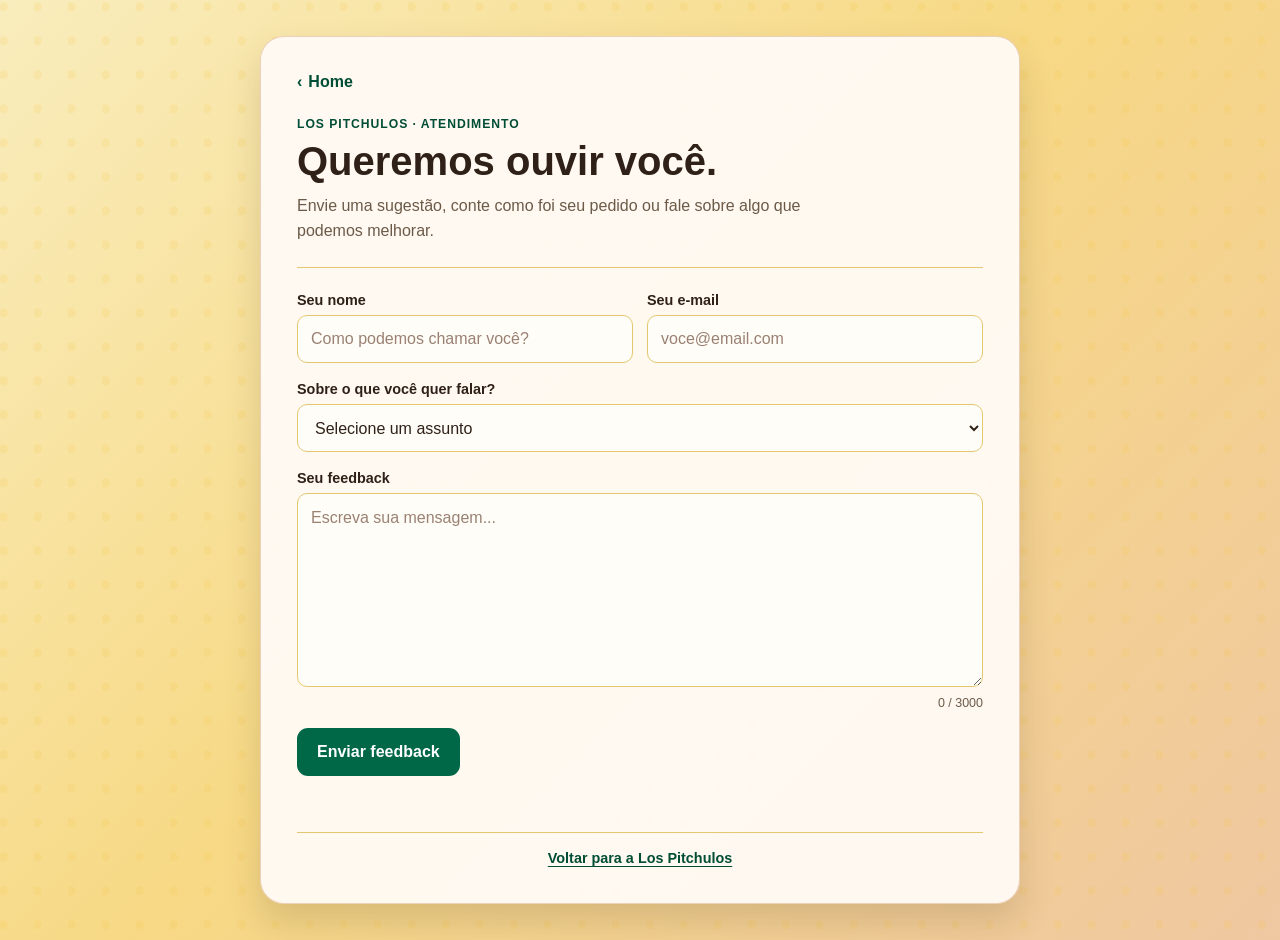
<file: projeto integrador/site/ajuda/index.html>
<!DOCTYPE html>
<html lang="pt-BR">
<head>
	<meta charset="UTF-8">
	<meta name="viewport" content="width=device-width, initial-scale=1.0">
	<meta name="theme-color" content="#f7f1ea">
	<title>Atendimento | Los Pitchulos</title>
	<link rel="stylesheet" href="style.css">
</head>
<body>
	<main class="pagina-sac">
		<header class="cabecalho-sac">
			<a class="voltar-inicio" href="../home/index.html" aria-label="Voltar para a Home">‹ <span>Home</span></a>
			<p class="sobretitulo">LOS PITCHULOS · ATENDIMENTO</p>
			<h1>Queremos ouvir você.</h1>
			<p class="introducao">Envie uma sugestão, conte como foi seu pedido ou fale sobre algo que podemos melhorar.</p>
		</header>

		<form id="formFeedback" class="form-feedback">
			<div class="campos-duplos">
				<div class="campo">
					<label for="nome">Seu nome</label>
					<input id="nome" name="nome" type="text" autocomplete="name" placeholder="Como podemos chamar você?" required>
				</div>
				<div class="campo">
					<label for="email">Seu e-mail</label>
					<input id="email" name="email" type="email" autocomplete="email" placeholder="voce@email.com" required>
				</div>
			</div>

			<div class="campo">
				<label for="assunto">Sobre o que você quer falar?</label>
				<select id="assunto" name="assunto" required>
					<option value="" selected disabled>Selecione um assunto</option>
					<option>Experiência com o pedido</option>
					<option>Qualidade dos pratos</option>
					<option>Entrega</option>
					<option>Sugestão</option>
					<option>Outro assunto</option>
				</select>
			</div>

			<div class="campo">
				<label for="mensagem">Seu feedback</label>
				<textarea id="mensagem" name="mensagem" rows="7" maxlength="3000" placeholder="Escreva sua mensagem..." required></textarea>
				<span class="contador" id="contadorMensagem">0 / 3000</span>
			</div>

			<div class="acoes-feedback">
				<button type="submit" class="botao-enviar">Enviar feedback</button>
				
			</div>
			<p class="status-envio" id="statusEnvio" role="status" aria-live="polite"></p>
			<a class="fallback-email" id="fallbackEmail" hidden>Se o aplicativo de e-mail não abrir, clique aqui para preparar a mensagem.</a>
		</form>

		<footer class="rodape-sac">
			<a href="../home/index.html">Voltar para a Los Pitchulos</a>
		</footer>
	</main>
	<script src="../banco/banco.js"></script>
	<script src="script.js"></script>
</body>
</html>
</file>
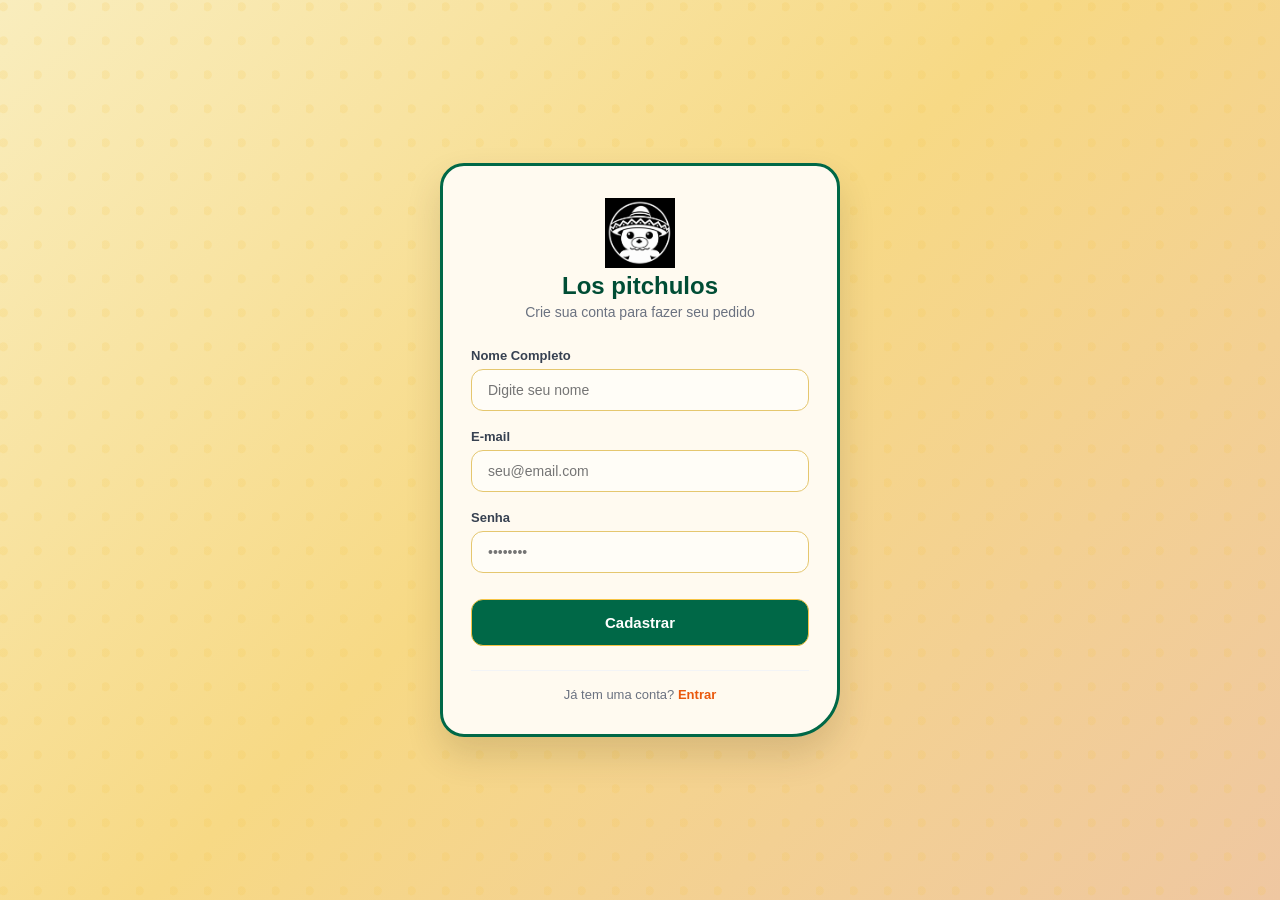
<file: projeto integrador/site/cadastro/index.html>
<!DOCTYPE html>
<html lang="pt-BR">
<head>
  <meta charset="UTF-8">
  <meta name="viewport" content="width=device-width, initial-scale=1.0">
  <title>Los pitchulos - Cadastro</title>
  <link rel="stylesheet" href="style.css">
</head>
<body>

  <main class="container">
    
    <div class="card" id="card-cadastro">
      <div class="header">
        <img src="../../imgs/login/icon.png">
       
        <h1>Los pitchulos</h1>
        <p>Crie sua conta para fazer seu pedido</p>
      </div>

      
      <form id="form-cadastro">
        <div class="input-group">
          <label for="nome">Nome Completo</label>
          <input type="text" id="nome" placeholder="Digite seu nome" required>
        </div>

        <div class="input-group">
          <label for="email">E-mail</label>
          <input type="email" id="email" placeholder="seu@email.com" required>
        </div>

        <div class="input-group">
          <label for="senha">Senha</label>
          <input type="password" id="senha" placeholder="••••••••" required minlength="6">
        </div>

        <p id="erro-cadastro" role="alert" style="color:#b3261e; margin:0 0 12px;"></p>

        <button type="submit" class="btn-submit">Cadastrar</button>
      </form>

     
      <div id="mensagem-sucesso" class="sucesso hidden">
        <span class="sucesso-icon">🎉</span>
        <h2>Bem-vindo(a), <span id="nome-usuario"></span>!</h2>
        <p>Sua conta foi criada com sucesso.</p>
      </div>

      <div class="footer">
        <p>Já tem uma conta? <a href="../login/index.html">Entrar</a></p>
      </div>
    </div>
  </main>

  <script src="../banco/banco.js"></script>
  <script src="scripit.js"></script>
</body>
</html>
</file>
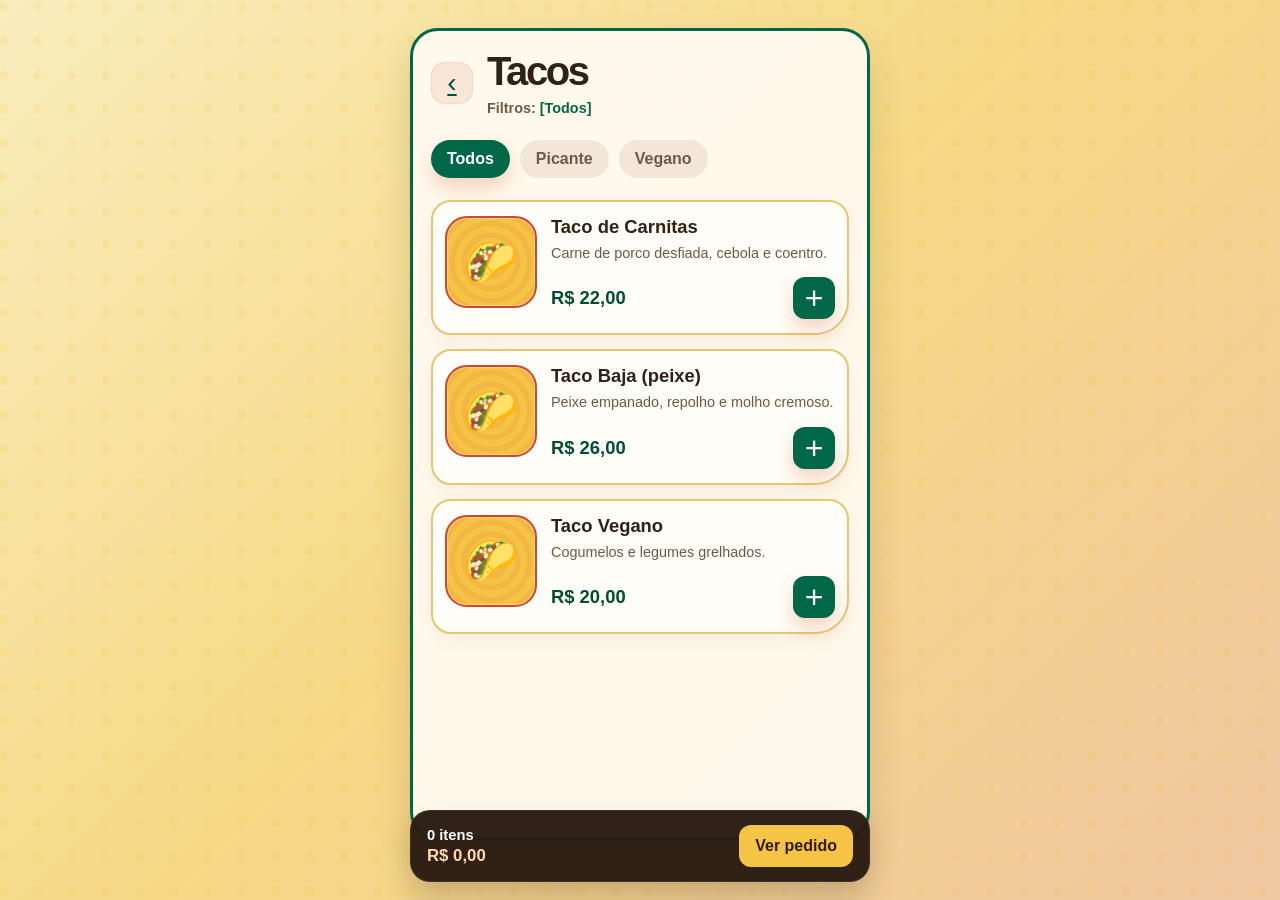
<file: projeto integrador/site/cardapio/index.html>
<!DOCTYPE html>
<html lang="pt-BR">

<head>
    <meta charset="UTF-8">
    <meta name="viewport" content="width=device-width, initial-scale=1.0">

    <title>Tacos - Cardápio Mexicano</title>

    <link rel="stylesheet" href="style.css">
</head>

<body>

    <main class="app">

        
        <header class="header">

            <a class="btn-voltar" href="../home/index.html" aria-label="Voltar para o início" title="Voltar para o início">
                ‹
            </a>

            <div class="titulo">

                <h1>Tacos</h1>

                <p>
                    Filtros:
                    <span id="filtrosAtivos">
                        [Picante] [Vegano]
                    </span>
                </p>

            </div>

        </header>


        
        <div class="filtros">

            <button
                class="filtro ativo"
                data-filtro="todos">
                Todos
            </button>

            <button
                class="filtro"
                data-filtro="picante">
                Picante
            </button>

            <button
                class="filtro"
                data-filtro="vegano">
                Vegano
            </button>

        </div>


    
        <section
            class="lista-produtos"
            id="listaProdutos">
        </section>


        
        <div class="barra-carrinho">

            <div class="informacoes-carrinho">

                <strong id="quantidadeCarrinho">
                    0 itens
                </strong>

                <span id="totalCarrinho">
                    R$ 0,00
                </span>

            </div>

            <button
                class="btn-carrinho"
                onclick="window.location.href='../carrinho/index.html'">

                Ver pedido

            </button>

        </div>

    </main>


    <div
        class="modal"
        id="modalCarrinho">

        <div class="modal-conteudo">

            <button
                class="fechar"
                onclick="fecharCarrinho()">
                ×
            </button>

            <h2>
                Seu pedido
            </h2>

            <div
                id="itensCarrinho">
            </div>

            <div class="total-modal">

                <span>
                    Total
                </span>

                <strong id="totalModal">
                    R$ 0,00
                </strong>

            </div>

            <button
                class="btn-finalizar"
                onclick="finalizarPedido()">

                ir para o checkout

            </button>

        </div>

    </div>


    <div
        class="toast"
        id="toast">
    </div>


    <script src="../banco/banco.js"></script>
    <script src="script.js"></script>

</body>

</html>
</file>
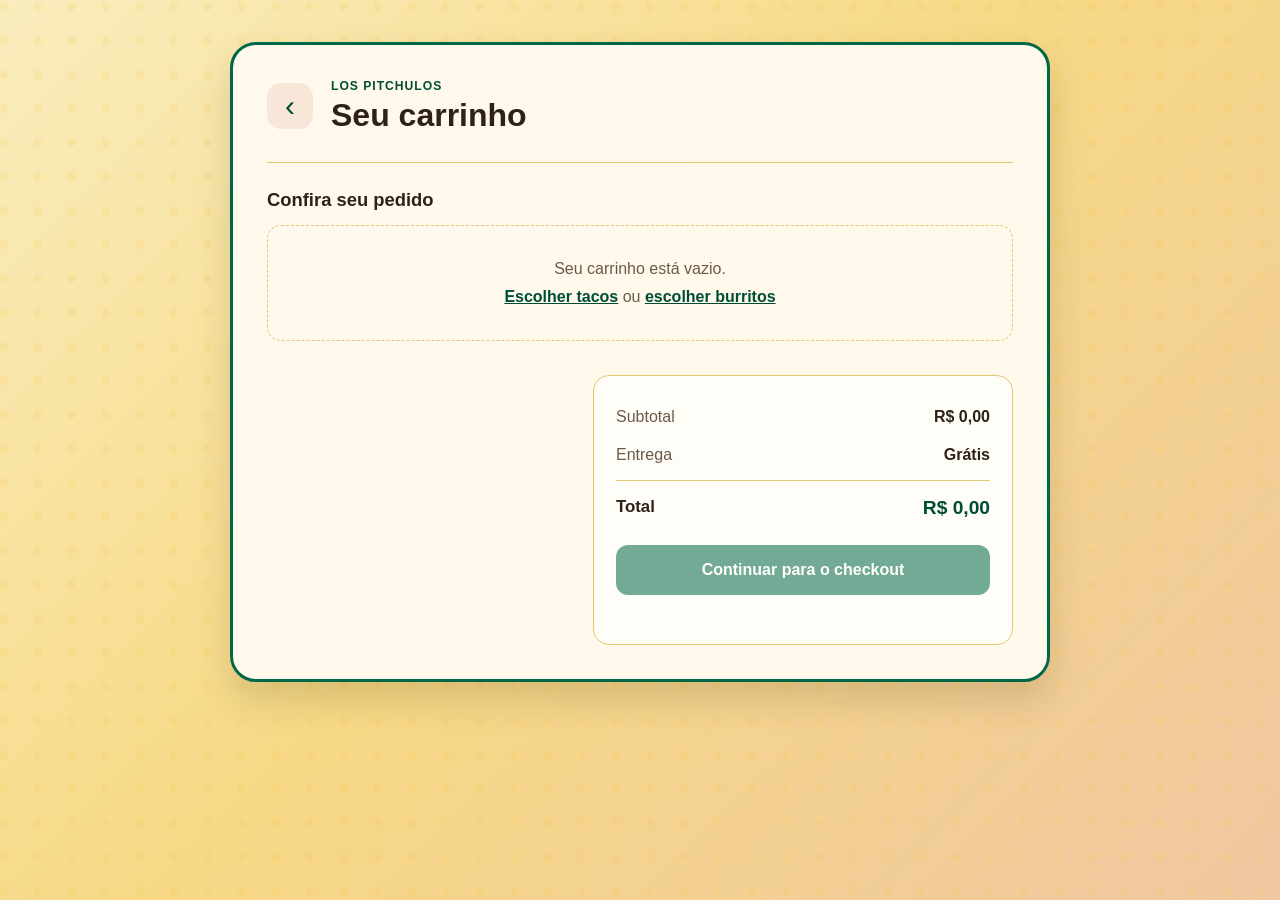
<file: projeto integrador/site/carrinho/index.html>
<!DOCTYPE html>
<html lang="pt-BR">
<head>
	<meta charset="UTF-8">
	<meta name="viewport" content="width=device-width, initial-scale=1.0">
	<meta name="theme-color" content="#f7f1ea">
	<title>Carrinho | Los Pitchulos</title>
	<link rel="stylesheet" href="style.css">
</head>
<body>
	<main class="checkout pagina-carrinho">
		<header class="cabecalho-checkout">
			<a class="botao-voltar" href="../home/index.html" aria-label="Voltar para o início">‹</a>
			<div>
				<p class="sobretitulo">LOS PITCHULOS</p>
				<h1>Seu carrinho</h1>
			</div>
		</header>

		<section class="itens-pedido" aria-labelledby="titulo-itens">
			<div class="titulo-secao">
				<h2 id="titulo-itens">Confira seu pedido</h2>
			</div>
			<div id="listaCarrinho" class="lista-carrinho" aria-live="polite"></div>
		</section>

		<section class="resumo-carrinho" aria-labelledby="titulo-resumo">
			<div class="linha-resumo"><span>Subtotal</span><strong id="subtotalCarrinho">R$ 0,00</strong></div>
			<div class="linha-resumo"><span>Entrega</span><strong>Grátis</strong></div>
			<div class="linha-resumo total"><span>Total</span><strong id="totalCarrinho">R$ 0,00</strong></div>
			<a class="botao-finalizar" id="irCheckout" href="../checkout/index.html">Continuar para o checkout</a>
			<p id="mensagemCarrinho" class="mensagem-checkout" role="status" aria-live="polite"></p>
		</section>
	</main>

	<script src="script.js"></script>
</body>
</html>
</file>
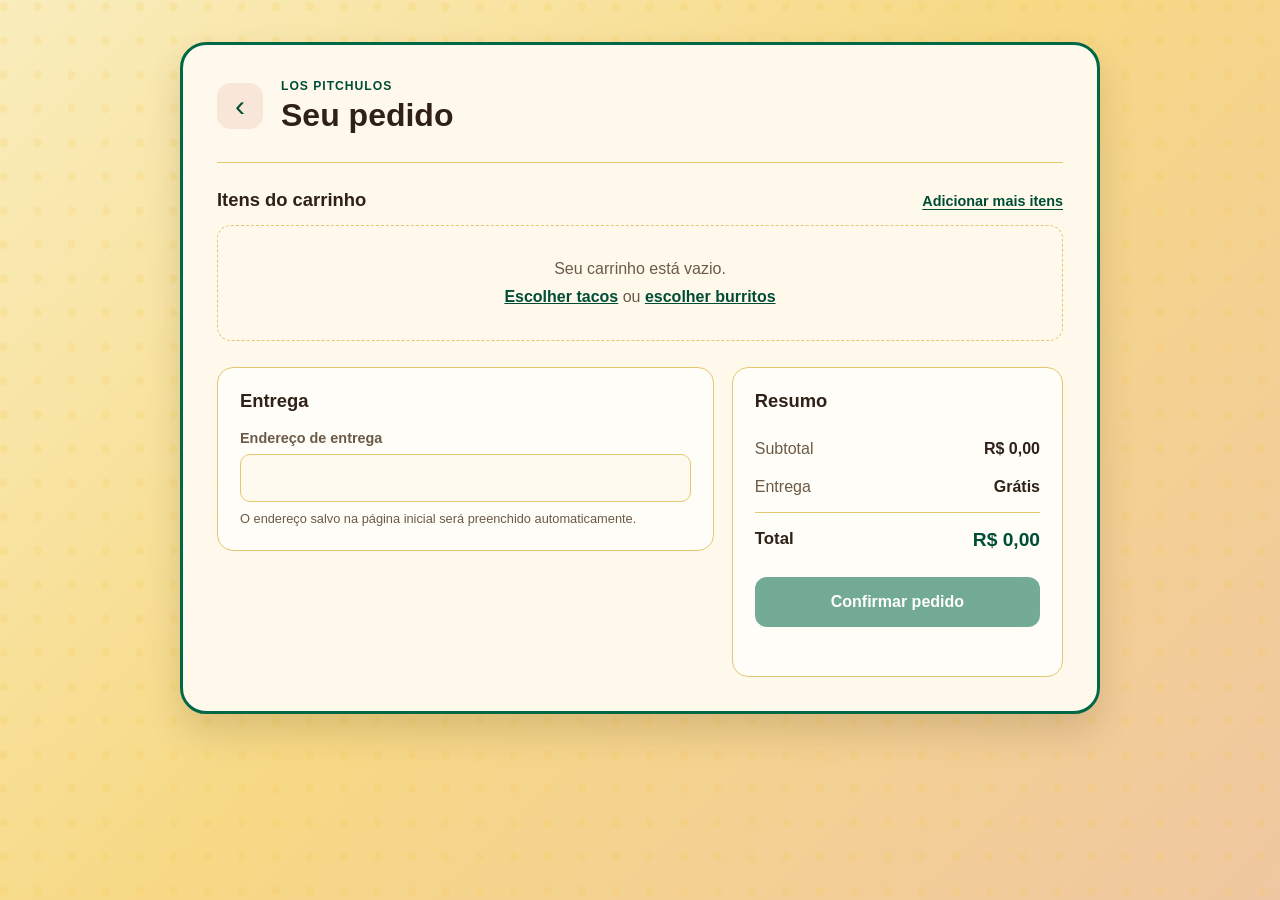
<file: projeto integrador/site/checkout/index.html>
<!DOCTYPE html>
<html lang="pt-BR">
<head>
	<meta charset="UTF-8">
	<meta name="viewport" content="width=device-width, initial-scale=1.0">
	<meta name="theme-color" content="#f7f1ea">
	<title>Seu pedido | Los Pitchulos</title>
	<link rel="stylesheet" href="style.css">
</head>
<body>
	<main class="checkout">
		<header class="cabecalho-checkout">
			<a class="botao-voltar" href="../carrinho/index.html" aria-label="Voltar para o carrinho">‹</a>
			<div>
				<p class="sobretitulo">LOS PITCHULOS</p>
				<h1>Seu pedido</h1>
			</div>
		</header>

		<section class="itens-pedido" aria-labelledby="titulo-itens">
			<div class="titulo-secao">
				<h2 id="titulo-itens">Itens do carrinho</h2>
				<a href="../cardapio/index.html">Adicionar mais itens</a>
			</div>
			<div id="listaCarrinho" class="lista-carrinho" aria-live="polite"></div>
		</section>

		<form id="formCheckout" class="form-checkout">
			<section class="dados-entrega" aria-labelledby="titulo-entrega">
				<h2 id="titulo-entrega">Entrega</h2>
				<label for="enderecoEntrega">Endereço de entrega</label>
				<input id="enderecoEntrega" name="endereco" type="text" autocomplete="street-address" required>
				<p class="ajuda-endereco">O endereço salvo na página inicial será preenchido automaticamente.</p>
			</section>

			<section class="resumo-pedido" aria-labelledby="titulo-resumo">
				<h2 id="titulo-resumo">Resumo</h2>
				<div class="linha-resumo"><span>Subtotal</span><strong id="subtotalPedido">R$ 0,00</strong></div>
				<div class="linha-resumo"><span>Entrega</span><strong id="taxaEntrega">Grátis</strong></div>
				<div class="linha-resumo total"><span>Total</span><strong id="totalPedido">R$ 0,00</strong></div>
				<button class="botao-finalizar" type="submit">Confirmar pedido</button>
				<p id="mensagemCheckout" class="mensagem-checkout" role="status" aria-live="polite"></p>
			</section>
		</form>
	</main>

	<script src="../banco/banco.js"></script>
	<script src="script.js"></script>
</body>
</html>
</file>
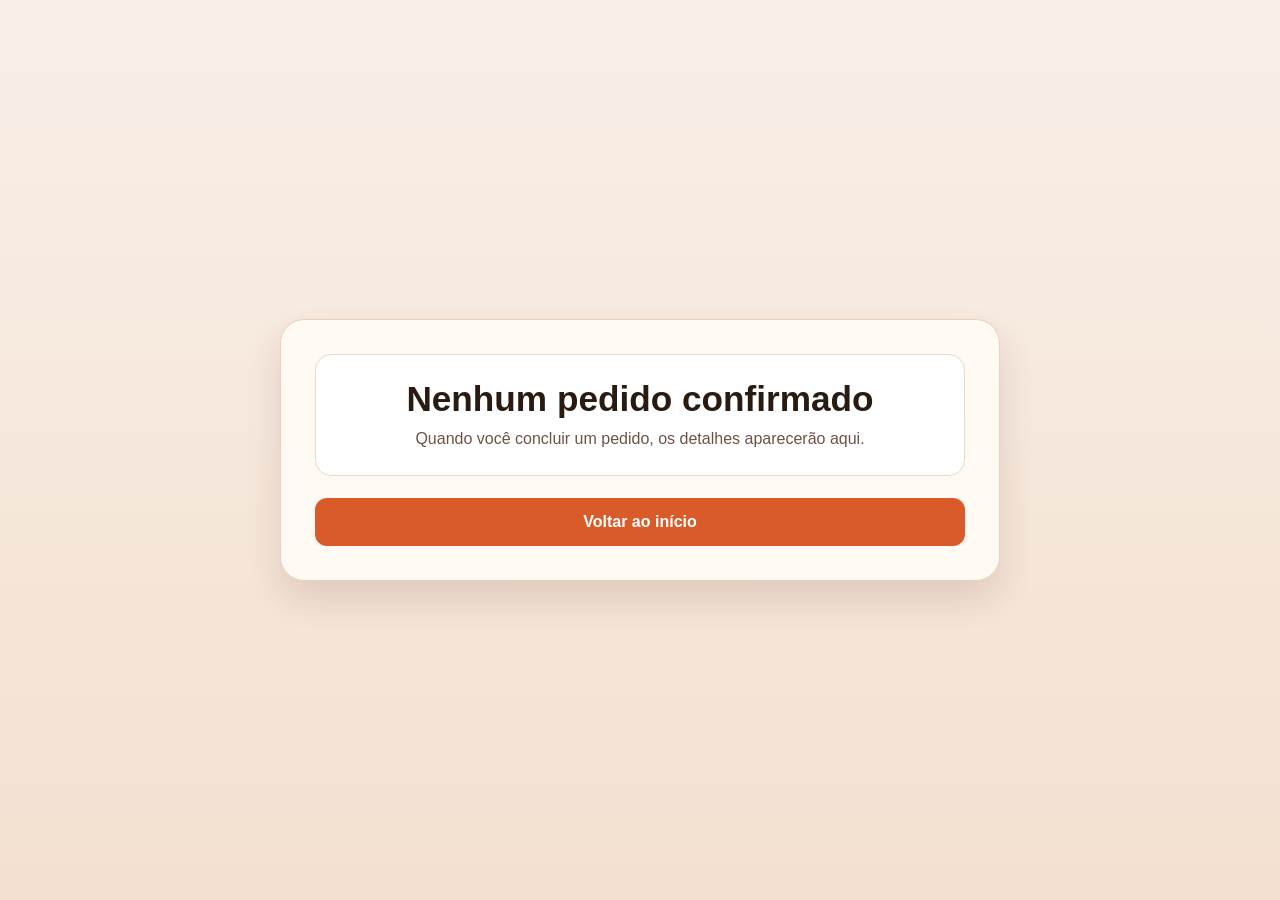
<file: projeto integrador/site/confirma_pedido/index.html>
<!DOCTYPE html>
<html lang="pt-BR">
<head>
	<meta charset="UTF-8">
	<meta name="viewport" content="width=device-width, initial-scale=1.0">
	<meta name="theme-color" content="#f7f1ea">
	<title>Pedido confirmado | Los Pitchulos</title>
	<link rel="stylesheet" href="style.css">
</head>
<body>
	<main class="pagina-confirmacao">
		<section class="mensagem-sucesso" aria-labelledby="tituloConfirmacao">
			<div class="icone-sucesso" aria-hidden="true">✓</div>
			<p class="sobretitulo">LOS PITCHULOS</p>
			<h1 id="tituloConfirmacao">Pedido confirmado!</h1>
			<p class="texto-sucesso">Recebemos seu pedido e já estamos preparando tudo com carinho.</p>
			<p class="numero-pedido">Pedido <strong id="numeroPedido">—</strong></p>
		</section>

		<section class="detalhes-confirmacao" id="detalhesPedido" aria-label="Detalhes do pedido">
			<div class="bloco-entrega">
				<h2>Endereço de entrega</h2>
				<p id="enderecoPedido">—</p>
			</div>

			<div class="bloco-itens">
				<h2>Resumo do pedido</h2>
				<ul id="itensConfirmados" class="itens-confirmados"></ul>
			</div>

			<div class="resumo-valores">
				<p><span>Subtotal</span><strong id="subtotalConfirmado">R$ 0,00</strong></p>
				<p><span>Entrega</span><strong id="entregaConfirmada">Grátis</strong></p>
				<p class="total-confirmado"><span>Total do pedido</span><strong id="totalConfirmado">R$ 0,00</strong></p>
			</div>
		</section>

		<section class="pedido-ausente" id="pedidoAusente" hidden>
			<h1>Nenhum pedido confirmado</h1>
			<p>Quando você concluir um pedido, os detalhes aparecerão aqui.</p>
		</section>

		<a class="botao-inicio" href="../home/index.html">Voltar ao início</a>
	</main>
	<script src="script.js"></script>
</body>
</html>
</file>
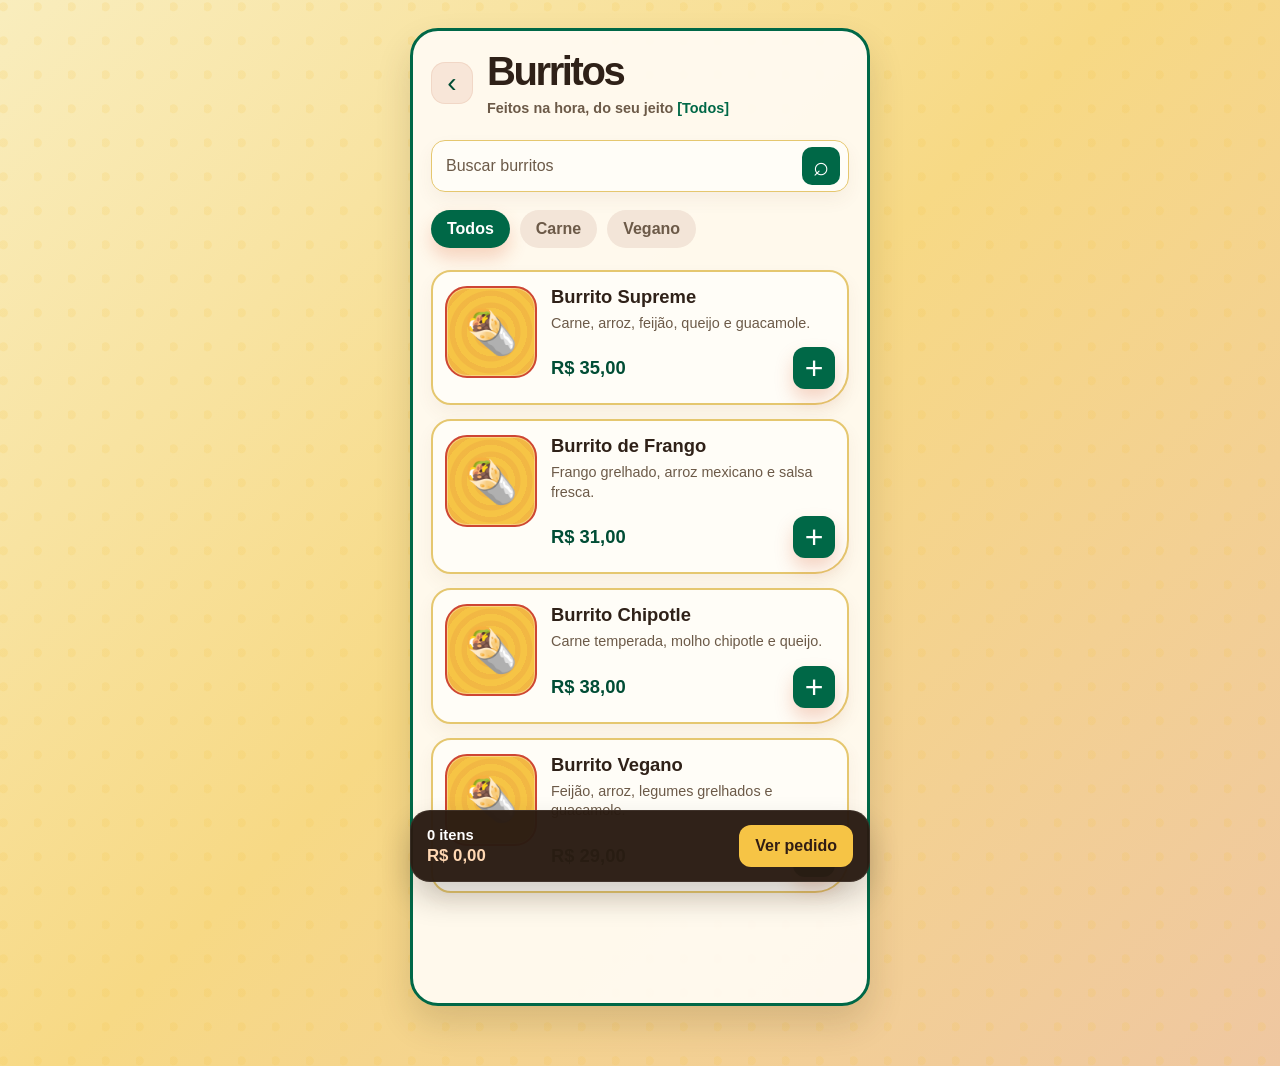
<file: projeto integrador/site/desc_prod/index.html>
<!DOCTYPE html>
<html lang="pt-BR">
<head>
    <meta charset="UTF-8">
    <meta name="viewport" content="width=device-width, initial-scale=1.0">
    <meta name="theme-color" content="#f7f1ea">
    <title>Burritos - Los Pitchulos</title>
    <link rel="stylesheet" href="style.css">
</head>
<body>
    <main class="app">
        <header class="header">
            <a class="btn-voltar" href="../home/index.html" aria-label="Voltar para o início" title="Voltar para o início">‹</a>
            <div class="titulo">
                <h1>Burritos</h1>
                <p>Feitos na hora, do seu jeito <span id="filtrosAtivos">[Todos]</span></p>
            </div>
        </header>

        <form class="busca-cardapio" id="formBuscaBurritos" role="search">
            <label class="visually-hidden" for="buscaBurritos">Buscar burritos</label>
            <input id="buscaBurritos" type="search" placeholder="Buscar burritos">
            <button type="submit" aria-label="Buscar">⌕</button>
        </form>

        <nav class="filtros" aria-label="Filtrar burritos">
            <button class="filtro ativo" type="button" data-filtro="todos" aria-pressed="true">Todos</button>
            <button class="filtro" type="button" data-filtro="carne" aria-pressed="false">Carne</button>
            <button class="filtro" type="button" data-filtro="vegano" aria-pressed="false">Vegano</button>
        </nav>

        <section class="lista-produtos" id="listaProdutos" aria-label="Lista de burritos" aria-live="polite"></section>

        <aside class="barra-carrinho" aria-label="Resumo do pedido">
            <div class="informacoes-carrinho">
                <strong id="quantidadeCarrinho">0 itens</strong>
                <span id="totalCarrinho">R$ 0,00</span>
            </div>
            <button class="btn-carrinho" id="abrirCarrinho" type="button">Ver pedido</button>
        </aside>
    </main>

    <div class="modal" id="modalCarrinho" aria-hidden="true">
        <section class="modal-conteudo" role="dialog" aria-modal="true" aria-labelledby="tituloCarrinho">
            <button class="fechar" id="fecharCarrinho" type="button" aria-label="Fechar pedido">×</button>
            <h2 id="tituloCarrinho">Seu pedido</h2>
            <div id="itensCarrinho"></div>
            <div class="total-modal"><span>Total</span><strong id="totalModal">R$ 0,00</strong></div>
            <button class="btn-finalizar" id="finalizarPedido" type="button">Finalizar pedido</button>
        </section>
    </div>

    <div class="toast" id="toast" role="status" aria-live="polite"></div>
    <script src="../banco/banco.js"></script>
    <script src="script.js"></script>
</body>
</html>
</file>
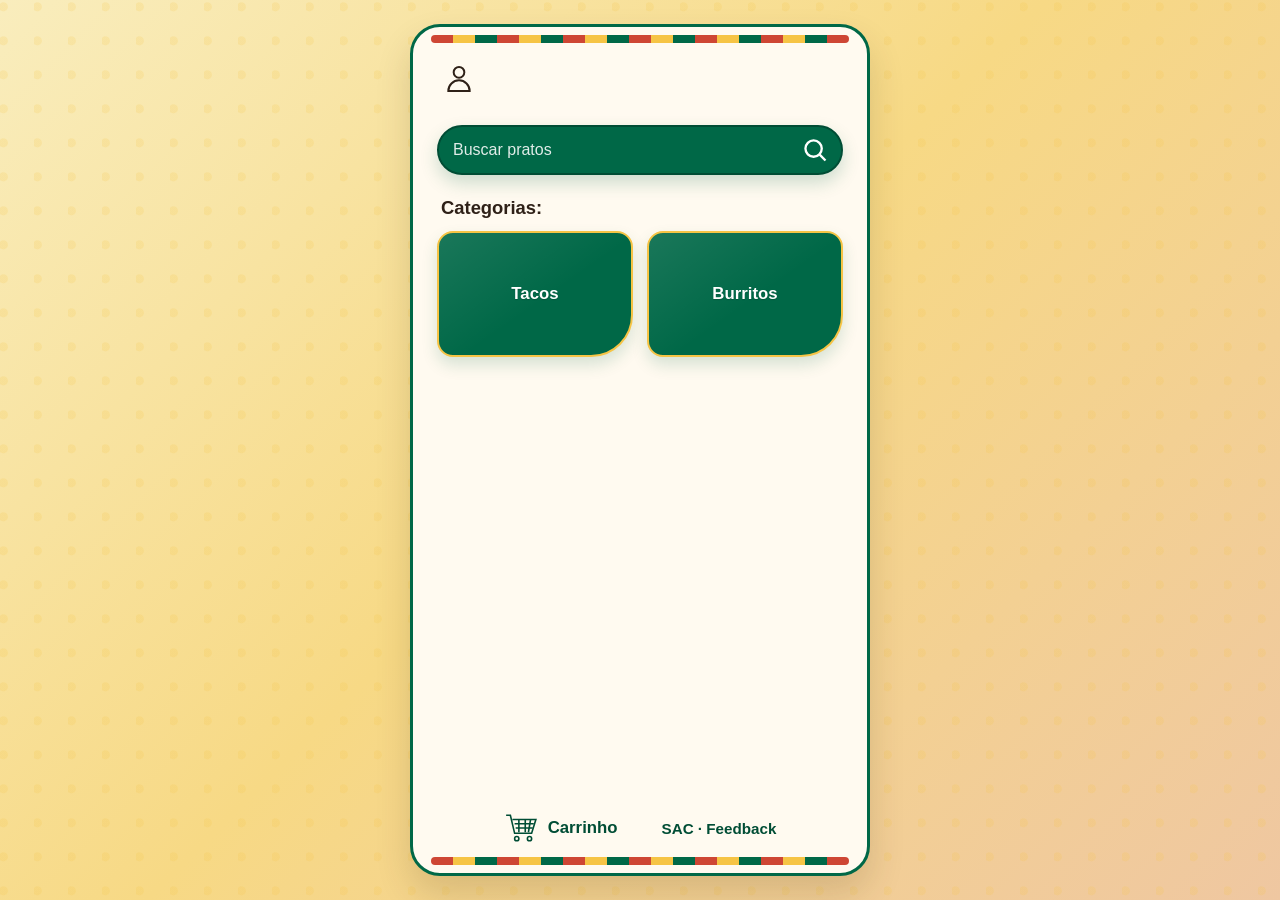
<file: projeto integrador/site/home/index.html>
<!DOCTYPE html>
<html lang="pt-BR">
<head>
    <meta charset="UTF-8">
    <meta name="viewport" content="width=device-width, initial-scale=1.0">
    <title>Los Pitchulos | Início</title>
    <link rel="stylesheet" href="style.css">
</head>
<body>
    <main class="pagina-inicial">
        <header class="cabecalho">


            <a class="link-perfil" href="../perfil/index.html" aria-label="Acessar perfil">
                <svg aria-hidden="true" viewBox="0 0 24 24" width="32" height="32" fill="none" stroke="currentColor" stroke-width="1.5">
                    <circle cx="12" cy="7" r="4"></circle>
                    <path d="M4 21a8 8 0 0 1 16 0z"></path>
                </svg>
            </a>
        </header>

        <form class="busca" id="form-busca" role="search">
            <label class="visually-hidden" for="busca-pratos">Buscar pratos</label>
            <input id="busca-pratos" type="search" name="q" placeholder="Buscar pratos">
            <button type="submit" aria-label="Buscar">
                <svg aria-hidden="true" viewBox="0 0 24 24" width="28" height="28" fill="none" stroke="currentColor" stroke-width="2">
                    <circle cx="10.8" cy="10.8" r="7"></circle>
                    <path d="m16 16 5 5"></path>
                </svg>
            </button>
        </form>

        <section class="secao-categorias" aria-labelledby="titulo-categorias">
            <h2 id="titulo-categorias">Categorias:</h2>
            <nav class="lista-categorias" aria-label="Categorias do cardápio">
                <a class="categoria" href="../cardapio/index.html">Tacos</a>
                <a class="categoria" href="../desc_prod/index.html">Burritos</a>
            </nav>
        </section>

        <footer class="rodape">
            <a class="link-carrinho" href="../carrinho/index.html">
                <svg aria-hidden="true" viewBox="0 0 32 32" width="34" height="34" fill="none" stroke="currentColor" stroke-width="1.5">
                    <path d="M2 4h4l4 17h16l4-13H8"></path>
                    <circle cx="12" cy="26" r="2"></circle>
                    <circle cx="24" cy="26" r="2"></circle>
                    <path d="M10 12h18M11 16h16M14 8v12M20 8v12M25 8l-2 12"></path>
                </svg>
                <span>Carrinho</span>
            </a>
            <a class="link-ajuda" href="../ajuda/index.html">SAC · Feedback</a>
        </footer>
    </main>
    <script src="script.js"></script>
</body>
</html>
</file>
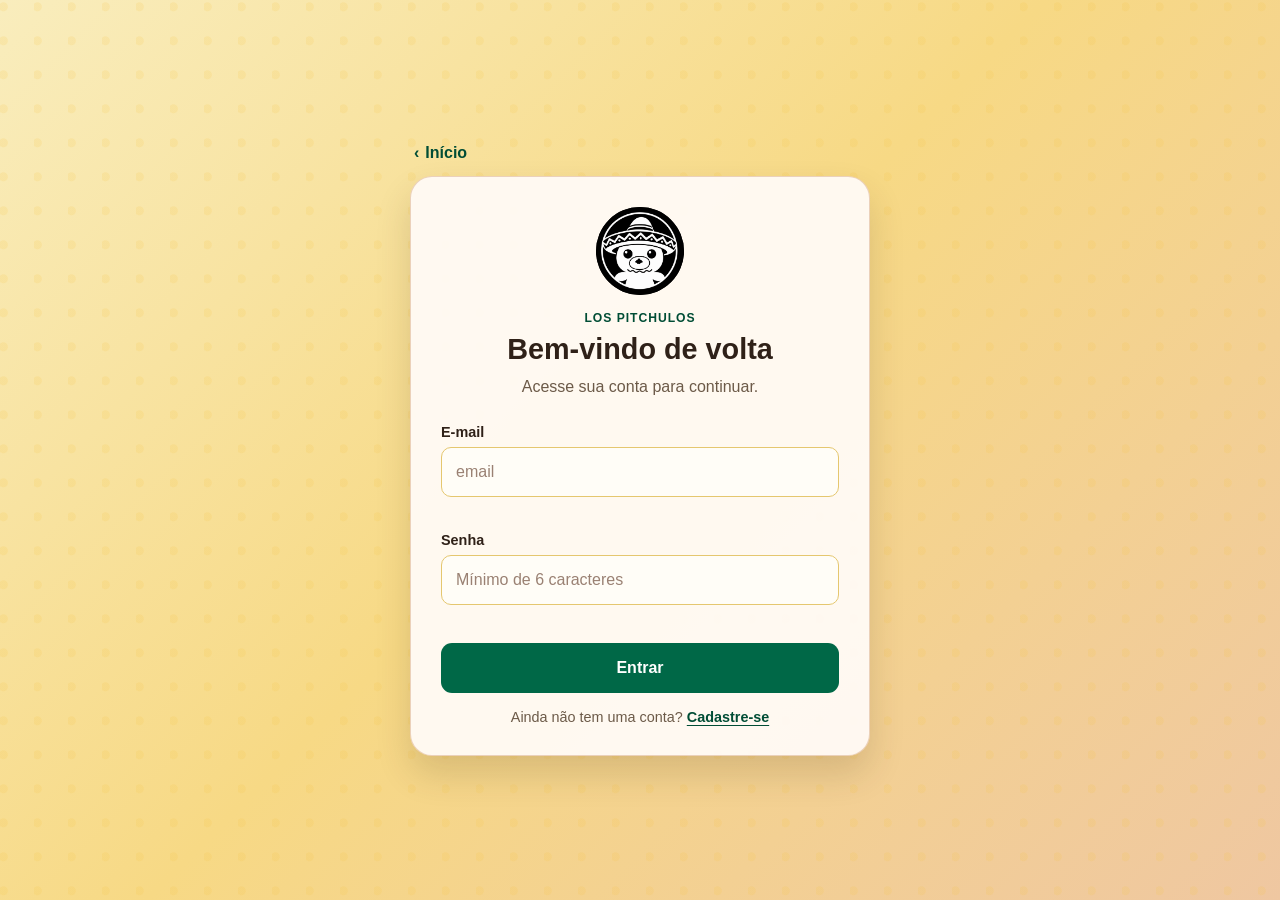
<file: projeto integrador/site/login/index.html>
<!DOCTYPE html>
<html lang="pt-BR">
<head>
    <meta charset="UTF-8">
    <meta name="viewport" content="width=device-width, initial-scale=1.0">
    <meta name="theme-color" content="#f7f1ea">
    <title>Entrar | Los Pitchulos</title>
    <link rel="stylesheet" href="style.css">
</head>
<body>
    <main class="pagina-login">
        <a class="voltar-inicio" href="../home/index.html">‹ <span>Início</span></a>

        <section class="painel-login" aria-labelledby="tituloLogin">
            <header class="cabecalho-login">
                <img src="../../imgs/login/icon.png" alt="Mascote Los Pitchulos">
                <p class="sobretitulo">LOS PITCHULOS</p>
                <h1 id="tituloLogin">Bem-vindo de volta</h1>
                <p>Acesse sua conta para continuar.</p>
            </header>

            <form id="login" novalidate>
                <div class="field">
                    <label for="email">E-mail</label>
                    <input id="email" type="email" name="email" placeholder="email" autocomplete="username" aria-describedby="email-error" required>
                    <p class="error" id="email-error" role="alert"></p>
                </div>
                <div class="field">
                    <label for="senha">Senha</label>
                    <input id="senha" type="password" name="senha" placeholder="Mínimo de 6 caracteres" autocomplete="current-password" aria-describedby="senha-error" required minlength="6">
                    <p class="error" id="senha-error" role="alert"></p>
                </div>
                <button type="submit" id="entrar">Entrar</button>
                <p class="mensagem" id="mensagem" role="status" aria-live="polite">Ainda não tem uma conta? <a href="../cadastro/index.html">Cadastre-se</a></p>
            </form>
        </section>
    </main>
    <script src="../banco/banco.js"></script>
    <script src="script.js"></script>
</body>
</html>
</file>
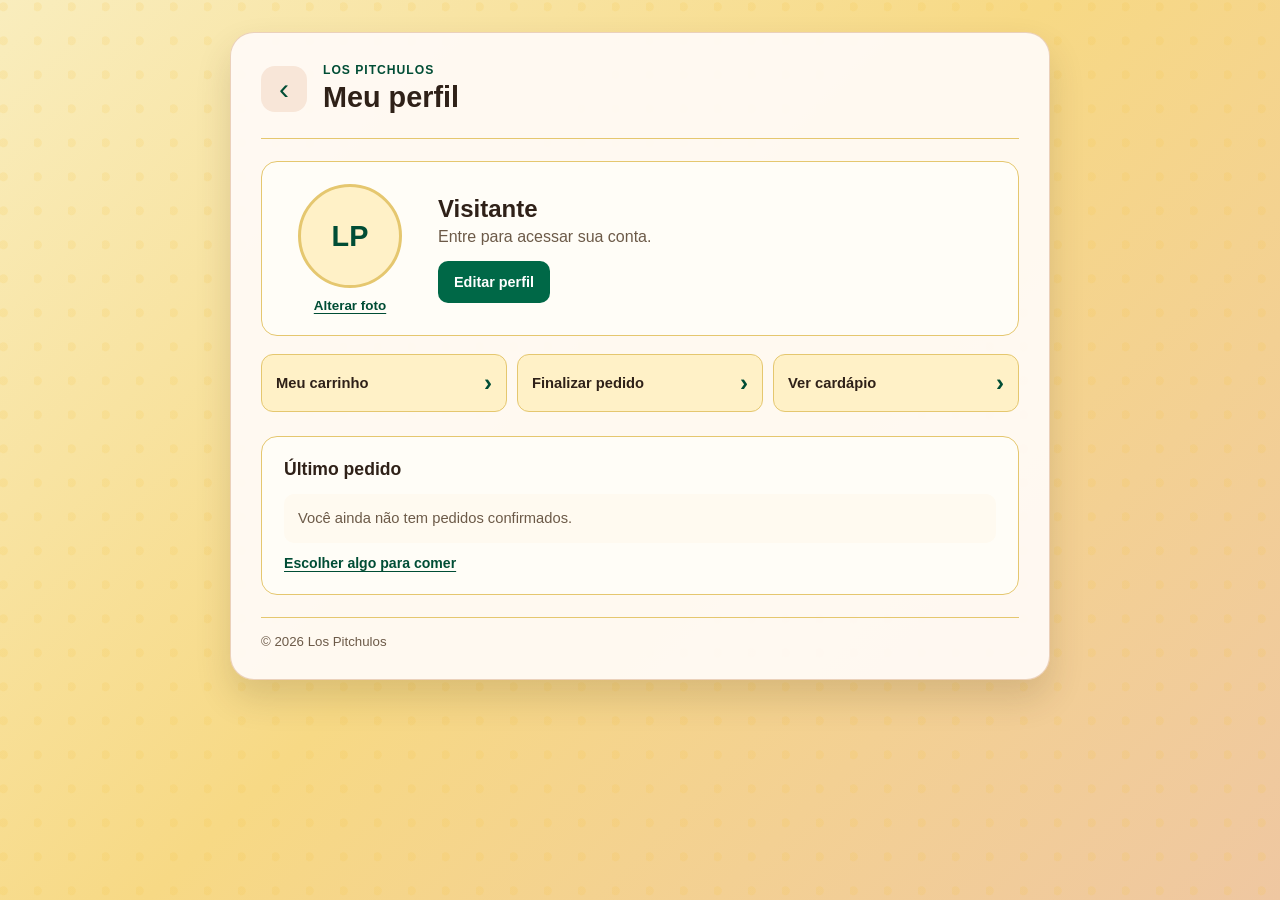
<file: projeto integrador/site/perfil/index.html>
<!DOCTYPE html>
<html lang="pt-BR">
<head>
    <meta charset="UTF-8">
    <meta name="viewport" content="width=device-width, initial-scale=1.0">
    <meta name="theme-color" content="#f7f1ea">
    <title>Meu perfil | Los Pitchulos</title>
    <link rel="stylesheet" href="style.css">
</head>
<body>
    <main class="pagina-perfil">
        <header class="cabecalho-perfil">
            <a class="botao-voltar" href="../home/index.html" aria-label="Voltar para o início">‹</a>
            <div>
                <p class="sobretitulo">LOS PITCHULOS</p>
                <h1>Meu perfil</h1>
            </div>
        </header>

        <section class="cartao-usuario" aria-labelledby="nomeUsuario">
            <div class="foto-container">
                <div class="avatar-perfil">
                    <img id="fotoPerfil" alt="Foto de perfil" hidden>
                    <span id="iniciaisPerfil" aria-hidden="true">LP</span>
                </div>
                <input type="file" id="escolherFoto" accept="image/*">
                <label for="escolherFoto" class="botao-foto">Alterar foto</label>
            </div>

            <div class="informacoes-usuario">
                <h2 id="nomeUsuario">Visitante</h2>
                <p id="emailUsuario">Entre para acessar sua conta.</p>
                <button id="editarPerfil" class="botao-editar" type="button">Editar perfil</button>
            </div>
        </section>

        <form id="formEditarPerfil" class="form-editar-perfil" hidden>
            <div class="campo-perfil">
                <label for="editarNome">Nome</label>
                <input id="editarNome" name="nome" type="text" autocomplete="name" required>
            </div>
            <div class="campo-perfil">
                <label for="editarEmail">E-mail</label>
                <input id="editarEmail" name="email" type="email" autocomplete="email" required>
            </div>
            <div class="acoes-edicao">
                <button class="botao-salvar" type="submit">Salvar alterações</button>
                <button class="botao-cancelar" id="cancelarEdicao" type="button">Cancelar</button>
            </div>
        </form>

        <nav class="atalhos-perfil" aria-label="Minha conta">
            <a class="atalho-perfil" href="../carrinho/index.html">
                <span>Meu carrinho</span><span aria-hidden="true">›</span>
            </a>
            <a class="atalho-perfil" href="../checkout/index.html">
                <span>Finalizar pedido</span><span aria-hidden="true">›</span>
            </a>
            <a class="atalho-perfil" href="../cardapio/index.html">
                <span>Ver cardápio</span><span aria-hidden="true">›</span>
            </a>
        </nav>

        <section class="ultimo-pedido" aria-labelledby="tituloUltimoPedido">
            <div class="titulo-secao">
                <h2 id="tituloUltimoPedido">Último pedido</h2>
                <span id="statusPedido" class="status-pedido" hidden></span>
            </div>
            <div id="resumoUltimoPedido" class="resumo-ultimo-pedido">
                <p class="estado-sem-pedido">Você ainda não tem pedidos confirmados.</p>
            </div>
            <a id="verCardapio" class="link-cardapio" href="../cardapio/index.html">Escolher algo para comer</a>
        </section>

        <footer class="rodape-perfil">
            <a href="../login/index.html" id="sairConta">Sair da conta</a>
            <span>© 2026 Los Pitchulos</span>
        </footer>
    </main>
    <script src="../banco/banco.js"></script>
    <script src="js.js"></script>
</body>
</html>
</file>
<file: projeto integrador/site/ajuda/style.css>
@import url("../checkout/style.css");

body {
    min-height: 100vh;
    min-height: 100svh;
    padding: 36px 18px;
    display: grid;
    place-items: center;
}

.pagina-sac {
    width: min(100%, 760px);
    padding: 36px;
    background: rgba(255, 250, 245, 0.96);
    border: 1px solid rgba(222, 182, 151, 0.6);
    border-radius: 24px;
    box-shadow: var(--shadow);
}

.cabecalho-sac {
    padding-bottom: 24px;
    border-bottom: 1px solid var(--line);
}

.voltar-inicio {
    display: inline-flex;
    align-items: center;
    gap: 6px;
    margin-bottom: 26px;
    color: var(--primary-dark);
    font-weight: 700;
    text-decoration: none;
}

.voltar-inicio:hover,
.rodape-sac a:hover,
.fallback-email:hover {
    color: var(--primary);
}

.sobretitulo {
    margin-bottom: 8px;
    color: var(--primary-dark);
    font-size: 0.76rem;
    font-weight: 800;
    letter-spacing: 0.08em;
}

.cabecalho-sac h1 {
    font-size: clamp(1.9rem, 6vw, 2.5rem);
    line-height: 1.12;
}

.introducao {
    max-width: 560px;
    margin-top: 10px;
    color: var(--muted);
    line-height: 1.55;
}

.form-feedback {
    padding-top: 24px;
    display: grid;
    gap: 18px;
}

.campos-duplos {
    display: grid;
    grid-template-columns: repeat(2, minmax(0, 1fr));
    gap: 14px;
}

.campo label {
    display: block;
    margin-bottom: 7px;
    color: var(--text);
    font-size: 0.9rem;
    font-weight: 700;
}

.campo input,
.campo select,
.campo textarea {
    width: 100%;
    padding: 12px 13px;
    border: 1px solid var(--line);
    border-radius: 10px;
    background: var(--card);
    color: var(--text);
    font: inherit;
    outline: none;
    transition: border-color 160ms ease, box-shadow 160ms ease;
}

.campo input,
.campo select {
    min-height: 48px;
}

.campo textarea {
    min-height: 160px;
    resize: vertical;
    line-height: 1.5;
}

.campo input::placeholder,
.campo textarea::placeholder {
    color: #9a8173;
}

.campo input:focus-visible,
.campo select:focus-visible,
.campo textarea:focus-visible {
    border-color: var(--primary);
    box-shadow: 0 0 0 3px rgba(217, 91, 42, 0.14);
}

.contador {
    display: block;
    margin-top: 5px;
    color: var(--muted);
    font-size: 0.78rem;
    text-align: right;
}

.acoes-feedback {
    display: flex;
    align-items: center;
    gap: 16px;
}

.botao-enviar {
    min-height: 48px;
    padding: 12px 20px;
    border: 0;
    border-radius: 11px;
    background: var(--primary);
    color: #fff;
    font-weight: 800;
    transition: background 160ms ease, transform 160ms ease;
}

.botao-enviar:hover {
    transform: translateY(-1px);
    background: var(--primary-dark);
}

.destinatario {
    color: var(--muted);
    font-size: 0.8rem;
    line-height: 1.45;
    overflow-wrap: anywhere;
}

.destinatario strong {
    color: var(--text);
}

.status-envio {
    min-height: 1.2em;
    color: var(--success, #2e8b57);
    font-size: 0.9rem;
}

.fallback-email {
    color: var(--primary-dark);
    font-size: 0.9rem;
    font-weight: 700;
    text-underline-offset: 3px;
}

.rodape-sac {
    margin-top: 20px;
    padding-top: 16px;
    border-top: 1px solid var(--line);
    text-align: center;
}

.rodape-sac a {
    color: var(--primary-dark);
    font-size: 0.9rem;
    font-weight: 700;
    text-underline-offset: 3px;
}

[hidden] {
    display: none !important;
}

:focus-visible {
    outline: 3px solid var(--accent);
    outline-offset: 3px;
}

@media (max-width: 600px) {
    body {
        padding: 14px 10px;
        place-items: start center;
    }

    .pagina-sac {
        margin: auto 0;
        padding: 24px 18px;
        border-radius: 20px;
    }

    .campos-duplos {
        grid-template-columns: 1fr;
    }

    .acoes-feedback {
        align-items: stretch;
        flex-direction: column;
    }
}

@media (prefers-reduced-motion: reduce) {
    *,
    *::before,
    *::after {
        animation-duration: 0.01ms !important;
        transition-duration: 0.01ms !important;
    }
}
</file>
<file: projeto integrador/site/cadastro/style.css>
:root {
  --primary: #006847;
  --primary-dark: #004d35;
  --accent: #f6c445;
  --terracotta: #ce4634;
  --text: #2f2118;
  --muted: #6c5a48;
  --line: #e5c76f;
  --card: #fffdf7;
}

* {
  margin: 0;
  padding: 0;
  box-sizing: border-box;
  font-family: -apple-system, BlinkMacSystemFont, "Segoe UI", Roboto, Helvetica, Arial, sans-serif;
}


body {
  background:
    radial-gradient(circle at 10% 20%, rgba(246, 196, 69, 0.16) 0 4px, transparent 5px),
    linear-gradient(135deg, #f9edbd 0%, #f7d985 48%, #efc7a1 100%);
  background-size: 34px 34px, auto;
  color: var(--text);
  min-height: 100vh;
  display: flex;
  align-items: center;
  justify-content: center;
  padding: 20px;
}

.container {
  width: 100%;
  max-width: 400px;
}


.card {
  background-color: #fffaf0;
  border: 3px solid var(--primary);
  box-shadow: 0 18px 35px rgba(66, 49, 20, 0.16);
  border-radius: 24px 24px 48px 24px;
  padding: 32px 28px;
}


.header {
  text-align: center;
  margin-bottom: 28px;
}

img {
  width: 70px;
  height: auto;
  text-align: center;
}

.header h1 {
  font-size: 24px;
  font-weight: 700;
  color: var(--primary-dark);
  margin-bottom: 4px;
}

.header p {
  font-size: 14px;
  color: #6b7280;
}

.header p strong {
  color: var(--primary-dark);
}


.input-group {
  margin-bottom: 18px;
}

.input-group label {
  display: block;
  font-size: 13px;
  font-weight: 600;
  color: #374151;
  margin-bottom: 6px;
}

.input-group input {
  width: 100%;
  padding: 12px 16px;
  border: 1px solid var(--line);
  border-radius: 12px;
  font-size: 14px;
  outline: none;
  transition: all 0.2s ease;
  background-color: var(--card);
  color: var(--text);
}

.input-group input:focus {
  border-color: var(--primary);
  background-color: #ffffff;
  box-shadow: 0 0 0 3px rgba(234, 88, 12, 0.1);
}


.btn-submit {
  width: 100%;
  padding: 14px;
  background-color: var(--primary);
  color: #ffffff;
  border: 1px solid var(--accent);
  border-radius: 12px;
  font-size: 15px;
  font-weight: 600;
  cursor: pointer;
  transition: background-color 0.2s ease, transform 0.1s ease;
  margin-top: 8px;
}

.btn-submit:hover {
  background-color: var(--terracotta);
}

.btn-submit:active {
  transform: scale(0.98);
}

.footer {
  text-align: center;
  margin-top: 24px;
  padding-top: 16px;
  border-top: 1px solid #f3f4f6;
}

.footer p {
  font-size: 13px;
  color: #6b7280;
}

.footer a {
  color: #ea580c;
  text-decoration: none;
  font-weight: 600;
}

.footer a:hover {
  text-decoration: underline;
}


.sucesso {
  text-align: center;
  padding: 20px 0;
}

.sucesso-icon {
  font-size: 48px;
  display: block;
  margin-bottom: 12px;
}

.sucesso h2 {
  font-size: 20px;
  color: #111827;
  margin-bottom: 6px;
}

.sucesso p {
  font-size: 14px;
  color: #6b7280;
}

.hidden {
  display: none;
}
</file>
<file: projeto integrador/site/cardapio/style.css>
* {
    box-sizing: border-box;
    margin: 0;
    padding: 0;
}

:root {
    --bg: #f7edcf;
    --panel: #fffaf0;
    --card: #fffdf7;
    --card-soft: #fff1c7;
    --primary: #006847;
    --primary-dark: #004d35;
    --accent: #f6c445;
    --terracotta: #ce4634;
    --text: #2f2118;
    --muted: #6c5a48;
    --line: #e5c76f;
    --success: #23865a;
    --shadow: 0 18px 35px rgba(66, 49, 20, 0.16);
}

body {
    min-height: 100vh;
    font-family: Arial, Helvetica, sans-serif;
    background:
        radial-gradient(circle at 10% 20%, rgba(246, 196, 69, 0.16) 0 4px, transparent 5px),
        linear-gradient(135deg, #f9edbd 0%, #f7d985 48%, #efc7a1 100%);
    background-size: 34px 34px, auto;
    color: var(--text);
    display: flex;
    justify-content: center;
    padding: 28px 18px 60px;
}

button {
    font: inherit;
    cursor: pointer;
    border: none;
}

.app {
    width: min(100%, 460px);
    min-height: 740px;
    background: rgba(255, 250, 240, 0.97);
    border: 3px solid var(--primary);
    border-radius: 28px;
    box-shadow: var(--shadow);
    padding: 18px 18px 110px;
    position: relative;
    overflow: hidden;
}

.header {
    display: flex;
    align-items: center;
    gap: 14px;
    margin-bottom: 24px;
}

.btn-voltar {
    width: 42px;
    height: 42px;
    border-radius: 14px;
    background: #f8e6d8;
    color: var(--primary-dark);
    font-size: 28px;
    line-height: 1;
    display: inline-flex;
    align-items: center;
    justify-content: center;
    box-shadow: inset 0 0 0 1px rgba(186, 104, 67, 0.12);
    transition: transform 0.2s ease, background 0.2s ease;
}

.btn-voltar:hover {
    transform: translateY(-1px);
    background: #fbead9;
}

.titulo {
    flex: 1;
}

.titulo h1 {
    font-size: clamp(2rem, 4vw, 2.5rem);
    font-weight: 800;
    letter-spacing: -0.06em;
    margin-bottom: 6px;
    color: var(--text);
}

.titulo p {
    font-size: 0.9rem;
    color: var(--muted);
    font-weight: 600;
}

#filtrosAtivos {
    color: var(--primary);
}

.filtros {
    display: flex;
    gap: 10px;
    flex-wrap: wrap;
    margin-bottom: 22px;
}

.filtro {
    padding: 10px 16px;
    border-radius: 999px;
    background: #f3e5d8;
    color: var(--muted);
    font-weight: 700;
    transition: all 0.2s ease;
}

.filtro.ativo {
    background: var(--primary);
    color: #fff;
    box-shadow: 0 10px 18px rgba(217, 91, 42, 0.24);
}

.filtro:hover {
    filter: brightness(0.98);
}

.lista-produtos {
    display: flex;
    flex-direction: column;
    gap: 14px;
}

.produto {
    display: grid;
    grid-template-columns: 92px 1fr;
    gap: 14px;
    background: var(--card);
    border: 2px solid var(--line);
    border-radius: 20px 20px 34px 20px;
    padding: 14px 12px;
    box-shadow: 0 8px 18px rgba(112, 68, 48, 0.06);
}

.imagem-produto {
    width: 92px;
    height: 92px;
    border-radius: 22px;
    background:
        repeating-radial-gradient(circle at 50% 50%, rgba(206,70,52,0.10) 0 5px, transparent 6px 12px),
        var(--accent);
    border: 2px solid var(--terracotta);
    display: flex;
    align-items: center;
    justify-content: center;
    font-size: 2.7rem;
    box-shadow: inset 0 0 0 1px rgba(255, 255, 255, 0.3);
}

.nome-produto {
    font-size: 1.15rem;
    font-weight: 800;
    margin-bottom: 6px;
}

.descricao-produto {
    color: var(--muted);
    font-size: 0.9rem;
    line-height: 1.35;
    margin-bottom: 14px;
}

.produto-bottom {
    display: flex;
    justify-content: space-between;
    align-items: center;
    gap: 12px;
}

.preco {
    font-size: 1.15rem;
    font-weight: 800;
    color: var(--primary-dark);
}

.btn-adicionar {
    width: 42px;
    height: 42px;
    border-radius: 12px;
    background: var(--primary);
    color: #fff;
    font-size: 2rem;
    line-height: 1;
    display: inline-flex;
    align-items: center;
    justify-content: center;
    box-shadow: 0 10px 18px rgba(217, 91, 42, 0.25);
    transition: transform 0.2s ease, filter 0.2s ease;
}

.btn-adicionar:hover {
    transform: translateY(-1px);
    filter: brightness(1.03);
}

.barra-carrinho {
    position: fixed;
    left: 50%;
    bottom: 18px;
    transform: translateX(-50%);
    width: min(calc(100% - 28px), 460px);
    background: rgba(42, 27, 18, 0.97);
    border: 1px solid rgba(255, 255, 255, 0.08);
    border-radius: 20px;
    padding: 14px 16px;
    display: flex;
    align-items: center;
    justify-content: space-between;
    gap: 14px;
    box-shadow: 0 16px 30px rgba(30, 18, 11, 0.2);
    z-index: 20;
}

.informacoes-carrinho {
    display: flex;
    flex-direction: column;
    gap: 3px;
    color: #fff;
}

#quantidadeCarrinho {
    font-size: 0.92rem;
    font-weight: 700;
}

#totalCarrinho {
    font-size: 1.05rem;
    font-weight: 800;
    color: #ffd8b3;
}

.btn-carrinho {
    background: var(--accent);
    color: #311d14;
    border-radius: 12px;
    padding: 12px 16px;
    font-weight: 800;
    transition: transform 0.2s ease, filter 0.2s ease;
}

.btn-carrinho:hover {
    transform: translateY(-1px);
    filter: brightness(0.98);
}

.modal {
    position: fixed;
    inset: 0;
    background: rgba(31, 20, 16, 0.52);
    display: none;
    align-items: center;
    justify-content: center;
    padding: 20px;
    z-index: 30;
}

.modal.aberto {
    display: flex;
}

.modal-conteudo {
    position: relative;
    width: min(100%, 460px);
    background: #fffaf5;
    border-radius: 26px;
    padding: 24px 18px 18px;
    box-shadow: var(--shadow);
}

.fechar {
    position: absolute;
    top: 12px;
    right: 12px;
    width: 36px;
    height: 36px;
    border-radius: 50%;
    background: #f7e9de;
    color: var(--text);
    font-size: 2rem;
    line-height: 1;
}

.modal-conteudo h2 {
    font-size: 1.7rem;
    margin: 8px 0 18px;
}

#itensCarrinho {
    display: flex;
    flex-direction: column;
    gap: 14px;
    max-height: 55vh;
    overflow-y: auto;
    padding-right: 4px;
}

.item-carrinho {
    display: grid;
    grid-template-columns: 1fr auto auto;
    align-items: center;
    gap: 10px;
    padding: 12px 0;
    border-bottom: 1px solid #f3e1d3;
}

.item-carrinho strong {
    font-size: 0.98rem;
}

.item-carrinho > div:first-child {
    min-width: 0;
}

.item-carrinho > div:first-child strong {
    display: block;
    margin-bottom: 4px;
}

.item-carrinho > div:first-child div {
    color: var(--muted);
    font-size: 0.8rem;
}

.controle-quantidade {
    display: inline-flex;
    align-items: center;
    justify-content: center;
    gap: 10px;
    background: #f7ede5;
    border-radius: 12px;
    padding: 6px 10px;
}

.controle-quantidade button {
    width: 28px;
    height: 28px;
    border-radius: 8px;
    background: #fff;
    color: var(--primary-dark);
    font-size: 1.25rem;
    line-height: 1;
}

.controle-quantidade span {
    min-width: 16px;
    text-align: center;
    font-weight: 700;
}

.total-modal {
    display: flex;
    justify-content: space-between;
    align-items: center;
    margin-top: 18px;
    padding-top: 14px;
    border-top: 1px solid #f3e1d3;
    font-size: 1.05rem;
}

.total-modal strong {
    color: var(--primary-dark);
}

.btn-finalizar {
    width: 100%;
    margin-top: 20px;
    padding: 14px 18px;
    border-radius: 14px;
    background: linear-gradient(180deg, var(--primary) 0%, var(--primary-dark) 100%);
    color: #fff;
    font-weight: 800;
    font-size: 1rem;
    box-shadow: 0 12px 20px rgba(167, 62, 29, 0.26);
}

.toast {
    position: fixed;
    left: 50%;
    bottom: 110px;
    transform: translateX(-50%) translateY(16px);
    background: rgba(34, 24, 20, 0.96);
    color: #fff;
    padding: 12px 18px;
    border-radius: 12px;
    font-size: 0.92rem;
    font-weight: 700;
    box-shadow: 0 12px 26px rgba(20, 13, 9, 0.22);
    opacity: 0;
    pointer-events: none;
    transition: opacity 0.22s ease, transform 0.22s ease;
    z-index: 50;
}

.toast.mostrar {
    opacity: 1;
    transform: translateX(-50%) translateY(0);
}

@media (max-width: 420px) {
    body {
        padding: 18px 10px 52px;
    }

    .app {
        padding-left: 14px;
        padding-right: 14px;
        border-radius: 22px;
    }

    .produto {
        grid-template-columns: 76px 1fr;
        padding: 12px 10px;
    }

    .imagem-produto {
        width: 76px;
        height: 76px;
        font-size: 2.3rem;
    }

    .barra-carrinho {
        bottom: 12px;
        width: calc(100% - 18px);
        padding: 12px 14px;
    }

    .btn-carrinho {
        padding: 10px 12px;
    }
}
</file>
<file: projeto integrador/site/carrinho/style.css>
@import url("../checkout/style.css");

.pagina-carrinho {
	max-width: 820px;
}

.titulo-secao {
	align-items: center;
}

.links-cardapio {
	display: flex;
	gap: 14px;
}

.links-cardapio a {
	color: var(--primary-dark);
	font-size: 0.9rem;
	font-weight: 700;
	text-decoration-thickness: 1px;
	text-underline-offset: 3px;
}

.item-carrinho {
	grid-template-columns: minmax(0, 1fr) auto auto;
}

.item-detalhes {
	display: grid;
	gap: 3px;
}

.remover-item {
	justify-self: start;
	margin-top: 5px;
	padding: 3px 0;
	border: 0;
	background: transparent;
	color: var(--primary-dark);
	font-size: 0.82rem;
	font-weight: 700;
	text-decoration: underline;
	text-underline-offset: 2px;
}

.remover-item:hover {
	color: var(--primary);
}

.resumo-carrinho {
	width: min(100%, 420px);
	margin: 8px 0 0 auto;
	padding: 22px;
	background: var(--card);
	border: 1px solid var(--line);
	border-radius: 16px;
}

.botao-finalizar {
	display: flex;
	align-items: center;
	justify-content: center;
	margin-top: 16px;
	text-align: center;
	text-decoration: none;
}

.botao-finalizar[aria-disabled="true"] {
	cursor: not-allowed;
	opacity: 0.55;
}

@media (max-width: 480px) {
	.titulo-secao {
		align-items: flex-start;
	}

	.item-carrinho {
		grid-template-columns: minmax(0, 1fr) auto;
	}

	.subtotal-item {
		grid-column: 1 / -1;
		text-align: left;
	}

	.resumo-carrinho {
		padding: 18px;
	}
}
</file>
<file: projeto integrador/site/checkout/style.css>
* {
    box-sizing: border-box;
    margin: 0;
    padding: 0;
}

:root {
    --bg: #f7edcf;
    --panel: #fffaf0;
    --card: #fffdf7;
    --card-soft: #fff1c7;
    --primary: #006847;
    --primary-dark: #004d35;
    --accent: #f6c445;
    --terracotta: #ce4634;
    --text: #2f2118;
    --muted: #6c5a48;
    --line: #e5c76f;
    --shadow: 0 18px 35px rgba(66, 49, 20, 0.16);
}

body {
    min-height: 100vh;
    padding: 42px 20px;
    color: var(--text);
    background:
        radial-gradient(circle at 10% 20%, rgba(246, 196, 69, 0.16) 0 4px, transparent 5px),
        linear-gradient(135deg, #f9edbd 0%, #f7d985 48%, #efc7a1 100%);
    background-size: 34px 34px, auto;
    font-family: Arial, Helvetica, sans-serif;
}

button,
input {
    font: inherit;
}

button,
a {
    -webkit-tap-highlight-color: transparent;
}

button {
    cursor: pointer;
}

a {
    color: inherit;
}

.checkout,
.pagina-perfil,
.painel-login {
    border: 3px solid var(--primary);
}

.checkout {
    width: min(100%, 920px);
    margin: 0 auto;
    padding: 34px;
    background: rgba(255, 250, 240, 0.97);
    border: 3px solid var(--primary);
    border-radius: 26px;
    box-shadow: var(--shadow);
}

.cabecalho-checkout {
    display: flex;
    align-items: center;
    gap: 18px;
    padding-bottom: 28px;
    border-bottom: 1px solid var(--line);
}

.botao-voltar {
    width: 46px;
    height: 46px;
    flex: 0 0 46px;
    display: grid;
    place-items: center;
    border-radius: 14px;
    background: #f8e6d8;
    color: var(--primary-dark);
    font-size: 30px;
    line-height: 1;
    text-decoration: none;
    transition: background 160ms ease, transform 160ms ease;
}

.botao-voltar:hover {
    transform: translateX(-2px);
    background: #fbead9;
}

.sobretitulo {
    margin-bottom: 4px;
    color: var(--primary-dark);
    font-size: 0.76rem;
    font-weight: 800;
    letter-spacing: 0.08em;
}

h1 {
    font-size: 2rem;
    line-height: 1.15;
}

h2 {
    font-size: 1.15rem;
}

.itens-pedido {
    padding: 26px 0;
}

.titulo-secao {
    display: flex;
    align-items: baseline;
    justify-content: space-between;
    gap: 16px;
    margin-bottom: 14px;
}

.titulo-secao a {
    color: var(--primary-dark);
    font-size: 0.9rem;
    font-weight: 700;
    text-decoration-thickness: 1px;
    text-underline-offset: 3px;
}

.lista-carrinho {
    display: grid;
    gap: 10px;
}

.item-carrinho {
    display: grid;
    grid-template-columns: minmax(0, 1fr) auto auto;
    align-items: center;
    gap: 18px;
    padding: 16px;
    background: var(--card);
    border: 1px solid var(--line);
    border-radius: 14px;
}

.item-detalhes {
    min-width: 0;
}

.item-detalhes h3 {
    margin-bottom: 4px;
    font-size: 1rem;
}

.item-detalhes p {
    color: var(--muted);
    font-size: 0.88rem;
    line-height: 1.4;
}

.preco-item {
    margin-top: 8px;
    color: var(--primary-dark);
    font-weight: 800;
}

.controle-quantidade {
    display: flex;
    align-items: center;
    gap: 10px;
    padding: 5px;
    background: #f7ede5;
    border-radius: 12px;
}

.controle-quantidade button {
    width: 32px;
    height: 32px;
    display: grid;
    place-items: center;
    border: 0;
    border-radius: 9px;
    background: #fff;
    color: var(--primary-dark);
    font-size: 1.2rem;
}

.controle-quantidade button:hover {
    background: var(--accent);
}

.controle-quantidade span {
    min-width: 18px;
    text-align: center;
    font-weight: 700;
}

.subtotal-item {
    min-width: 84px;
    text-align: right;
    font-weight: 800;
}

.estado-vazio {
    padding: 34px 20px;
    border: 1px dashed var(--line);
    border-radius: 14px;
    color: var(--muted);
    text-align: center;
}

.estado-vazio a {
    display: inline-block;
    margin-top: 10px;
    color: var(--primary-dark);
    font-weight: 700;
}

.form-checkout {
    display: grid;
    grid-template-columns: minmax(0, 1.2fr) minmax(260px, 0.8fr);
    gap: 18px;
    align-items: start;
}

.dados-entrega,
.resumo-pedido {
    padding: 22px;
    background: var(--card);
    border: 1px solid var(--line);
    border-radius: 16px;
}

.dados-entrega h2,
.resumo-pedido h2 {
    margin-bottom: 18px;
}

.dados-entrega label {
    display: block;
    margin-bottom: 8px;
    color: var(--muted);
    font-size: 0.9rem;
    font-weight: 700;
}

.dados-entrega input {
    width: 100%;
    min-height: 48px;
    padding: 10px 12px;
    border: 1px solid var(--line);
    border-radius: 10px;
    background: var(--panel);
    color: var(--text);
}

.dados-entrega input:focus-visible {
    border-color: var(--primary);
}

.ajuda-endereco {
    margin-top: 8px;
    color: var(--muted);
    font-size: 0.8rem;
    line-height: 1.4;
}

.linha-resumo {
    display: flex;
    justify-content: space-between;
    gap: 14px;
    padding: 10px 0;
    color: var(--muted);
}

.linha-resumo strong {
    color: var(--text);
}

.linha-resumo.total {
    margin-top: 6px;
    padding-top: 16px;
    border-top: 1px solid var(--line);
    color: var(--text);
    font-size: 1.05rem;
    font-weight: 800;
}

.linha-resumo.total strong {
    color: var(--primary-dark);
    font-size: 1.2rem;
}

.botao-finalizar {
    width: 100%;
    min-height: 50px;
    margin-top: 16px;
    padding: 12px 18px;
    border: 0;
    border-radius: 12px;
    background: var(--primary);
    color: #fff;
    font-weight: 800;
    transition: background 160ms ease, transform 160ms ease;
}

.botao-finalizar:hover:not(:disabled) {
    transform: translateY(-1px);
    background: var(--primary-dark);
}

.botao-finalizar:disabled {
    cursor: not-allowed;
    opacity: 0.55;
}

.mensagem-checkout {
    min-height: 1.2em;
    margin-top: 10px;
    color: var(--success, #2e8b57);
    font-size: 0.88rem;
    line-height: 1.4;
}

:focus-visible {
    outline: 3px solid var(--accent);
    outline-offset: 3px;
}

@media (max-width: 700px) {
    body {
        padding: 16px 10px;
    }

    .checkout {
        padding: 22px 16px;
        border-radius: 20px;
    }

    .form-checkout {
        grid-template-columns: 1fr;
    }
}

@media (max-width: 480px) {
    .item-carrinho {
        grid-template-columns: minmax(0, 1fr) auto;
        gap: 12px;
    }

    .subtotal-item {
        grid-column: 1 / -1;
        text-align: left;
    }

    .titulo-secao {
        align-items: flex-start;
        flex-direction: column;
        gap: 8px;
    }
}
</file>
<file: projeto integrador/site/confirma_pedido/style.css>
* {
    box-sizing: border-box;
    margin: 0;
    padding: 0;
}

:root {
    --bg: #f7f1ea;
    --panel: #fffaf5;
    --card: #ffffff;
    --primary: #d95b2a;
    --primary-dark: #a73e1d;
    --accent: #f7c75d;
    --text: #2a1b12;
    --muted: #6e5246;
    --line: #f0d8c2;
    --success: #2e8b57;
    --shadow: 0 18px 35px rgba(91, 42, 20, 0.14);
}

body {
    min-height: 100vh;
    padding: 36px 18px;
    display: grid;
    place-items: center;
    color: var(--text);
    background: linear-gradient(180deg, #f9efe7 0%, #f3e0d1 100%);
    font-family: Arial, Helvetica, sans-serif;
}

.pagina-confirmacao {
    width: min(100%, 720px);
    padding: 34px;
    background: rgba(255, 250, 245, 0.96);
    border: 1px solid rgba(222, 182, 151, 0.6);
    border-radius: 24px;
    box-shadow: var(--shadow);
    animation: entrada 400ms ease-out both;
}

.mensagem-sucesso {
    padding: 8px 12px 28px;
    text-align: center;
}

.icone-sucesso {
    width: 64px;
    height: 64px;
    margin: 0 auto 18px;
    display: grid;
    place-items: center;
    border: 1px solid rgba(46, 139, 87, 0.2);
    border-radius: 50%;
    background: #e8f3eb;
    color: var(--success);
    font-size: 2rem;
    font-weight: 700;
}

.sobretitulo {
    margin-bottom: 8px;
    color: var(--primary-dark);
    font-size: 0.75rem;
    font-weight: 800;
    letter-spacing: 0.08em;
}

h1 {
    font-size: clamp(1.7rem, 6vw, 2.2rem);
    line-height: 1.15;
}

.texto-sucesso {
    max-width: 440px;
    margin: 12px auto 0;
    color: var(--muted);
    line-height: 1.55;
}

.numero-pedido {
    margin-top: 18px;
    color: var(--muted);
    font-size: 0.9rem;
}

.numero-pedido strong {
    color: var(--primary-dark);
}

.detalhes-confirmacao {
    padding: 22px;
    display: grid;
    gap: 20px;
    background: var(--card);
    border: 1px solid var(--line);
    border-radius: 16px;
}

.detalhes-confirmacao h2 {
    margin-bottom: 10px;
    font-size: 1rem;
}

.bloco-entrega p {
    color: var(--muted);
    line-height: 1.45;
}

.itens-confirmados {
    display: grid;
    gap: 10px;
    list-style: none;
}

.itens-confirmados li {
    display: flex;
    justify-content: space-between;
    gap: 16px;
    color: var(--muted);
    font-size: 0.92rem;
}

.itens-confirmados strong {
    color: var(--text);
    white-space: nowrap;
}

.resumo-valores {
    padding-top: 14px;
    border-top: 1px solid var(--line);
}

.resumo-valores p {
    display: flex;
    justify-content: space-between;
    gap: 12px;
    padding: 6px 0;
    color: var(--muted);
}

.resumo-valores strong {
    color: var(--text);
}

.resumo-valores .total-confirmado {
    margin-top: 8px;
    padding-top: 14px;
    border-top: 1px solid var(--line);
    color: var(--text);
    font-weight: 800;
}

.resumo-valores .total-confirmado strong {
    color: var(--primary-dark);
    font-size: 1.15rem;
}

.pedido-ausente {
    padding: 24px;
    background: var(--card);
    border: 1px solid var(--line);
    border-radius: 16px;
    text-align: center;
}

.pedido-ausente p {
    margin-top: 8px;
    color: var(--muted);
    line-height: 1.5;
}

.botao-inicio {
    min-height: 48px;
    margin-top: 22px;
    padding: 12px 20px;
    display: flex;
    align-items: center;
    justify-content: center;
    border-radius: 12px;
    background: var(--primary);
    color: #fff;
    font-weight: 800;
    text-align: center;
    text-decoration: none;
    transition: background 160ms ease, transform 160ms ease;
}

.botao-inicio:hover {
    transform: translateY(-1px);
    background: var(--primary-dark);
}

:focus-visible {
    outline: 3px solid var(--accent);
    outline-offset: 3px;
}

[hidden] {
    display: none !important;
}

@keyframes entrada {
    from {
        opacity: 0;
        transform: translateY(10px);
    }

    to {
        opacity: 1;
        transform: translateY(0);
    }
}

@media (max-width: 520px) {
    body {
        padding: 14px 10px;
        align-items: start;
    }

    .pagina-confirmacao {
        margin: auto 0;
        padding: 24px 16px;
        border-radius: 20px;
    }

    .detalhes-confirmacao {
        padding: 18px 14px;
    }
}

@media (prefers-reduced-motion: reduce) {
    *,
    *::before,
    *::after {
        animation-duration: 0.01ms !important;
        animation-iteration-count: 1 !important;
        transition-duration: 0.01ms !important;
    }
}
</file>
<file: projeto integrador/site/desc_prod/style.css>
@import url("../cardapio/style.css");

body {
    min-height: 100vh;
    min-height: 100svh;
    padding: 28px 18px 60px;
}

.busca-cardapio {
    display: flex;
    gap: 8px;
    margin: 0 0 18px;
    padding: 6px 8px 6px 14px;
    background: var(--card);
    border: 1px solid var(--line);
    border-radius: 14px;
    box-shadow: 0 8px 18px rgba(112, 68, 48, 0.06);
}

.busca-cardapio input {
    width: 100%;
    min-width: 0;
    border: 0;
    outline: 0;
    background: transparent;
    color: var(--text);
    font: inherit;
}

.busca-cardapio input::placeholder {
    color: var(--muted);
}

.busca-cardapio button {
    width: 38px;
    height: 38px;
    flex: 0 0 38px;
    border-radius: 10px;
    background: var(--primary);
    color: #fff;
    font-size: 1.7rem;
    line-height: 1;
}

.busca-cardapio button:hover {
    background: var(--primary-dark);
}

.detalhes-produto {
    min-width: 0;
}

.nenhum-produto,
.carrinho-vazio {
    padding: 36px 20px;
    color: var(--muted);
    text-align: center;
}

.item-info {
    display: flex;
    min-width: 0;
    flex-direction: column;
    gap: 4px;
}

.item-info span {
    color: var(--muted);
    font-size: 0.8rem;
}

.visually-hidden {
    position: absolute;
    width: 1px;
    height: 1px;
    padding: 0;
    margin: -1px;
    overflow: hidden;
    clip: rect(0, 0, 0, 0);
    white-space: nowrap;
    border: 0;
}

.btn-voltar {
    text-decoration: none;
}

:focus-visible {
    outline: 3px solid var(--accent);
    outline-offset: 3px;
}

@media (max-width: 420px) {
    body {
        padding: 18px 10px 52px;
    }
}
</file>
<file: projeto integrador/site/home/style.css>
* {
	box-sizing: border-box;
	margin: 0;
	padding: 0;
}

:root {
	--bg: #f7edcf;
	--panel: #fffaf0;
	--card: #fffdf7;
	--card-soft: #fff1c7;
	--primary: #006847;
	--primary-dark: #004d35;
	--accent: #f6c445;
	--terracotta: #ce4634;
	--text: #2f2118;
	--muted: #6c5a48;
	--line: #e5c76f;
	--shadow: 0 18px 35px rgba(66, 49, 20, 0.16);
}

html {
	min-width: 320px;
	min-height: 100%;
	background: var(--bg);
}

body {
	min-height: 100vh;
	min-height: 100svh;
	padding: 24px 16px;
	display: flex;
	justify-content: center;
	color: var(--text);
	background:
		radial-gradient(circle at 10% 20%, rgba(246, 196, 69, 0.18) 0 4px, transparent 5px),
		linear-gradient(135deg, #f9edbd 0%, #f7d985 48%, #efc7a1 100%);
	background-size: 34px 34px, auto;
	font-family: Arial, Helvetica, sans-serif;
}

button,
input {
	font: inherit;
}

button,
a {
	-webkit-tap-highlight-color: transparent;
}

button {
	cursor: pointer;
}

a {
	color: inherit;
}

.pagina-inicial {
	width: min(100%, 460px);
	min-height: min(820px, calc(100svh - 48px));
	padding: 28px 24px 20px;
	display: flex;
	flex-direction: column;
	gap: 22px;
	overflow: hidden;
	background: var(--panel);
	border: 3px solid var(--primary);
	border-radius: 30px;
	box-shadow: var(--shadow);
	position: relative;
}

.pagina-inicial::before,
.pagina-inicial::after {
	content: "";
	position: absolute;
	left: 18px;
	right: 18px;
	height: 8px;
	background: repeating-linear-gradient(90deg, var(--terracotta) 0 22px, var(--accent) 22px 44px, var(--primary) 44px 66px);
	border-radius: 999px;
}

.pagina-inicial::before { top: 8px; }
.pagina-inicial::after { bottom: 8px; }

.cabecalho {
	min-height: 48px;
	display: flex;
	align-items: center;
	justify-content: space-between;
	gap: 16px;
}

.endereco {
	min-width: 0;
	padding: 8px 0;
	border: 0;
	background: transparent;
	color: var(--text);
	font-size: 1.05rem;
	text-align: left;
}

.endereco:hover {
	color: var(--primary-dark);
}

.link-perfil {
	width: 44px;
	height: 44px;
	flex: 0 0 44px;
	display: grid;
	place-items: center;
	color: var(--text);
	border-radius: 50%;
	transition: color 160ms ease, background 160ms ease, transform 160ms ease;
}

.link-perfil:hover {
	color: var(--primary-dark);
	background: var(--card-soft);
	transform: translateY(-1px);
}

.busca {
	min-height: 46px;
	display: flex;
	align-items: center;
	overflow: hidden;
	background: var(--primary);
	border: 2px solid var(--primary-dark);
	border-radius: 999px;
	box-shadow: 0 8px 18px rgba(0, 104, 71, 0.20);
}

.busca input {
	width: 100%;
	min-width: 0;
	height: 46px;
	padding: 0 14px;
	border: 0;
	outline: 0;
	background: transparent;
	color: #fff;
	font-size: 1rem;
}

.busca input::placeholder {
	color: rgba(255, 255, 255, 0.88);
}

.busca input::-webkit-search-cancel-button {
	cursor: pointer;
}

.busca button {
	width: 52px;
	height: 46px;
	flex: 0 0 52px;
	display: grid;
	place-items: center;
	border: 0;
	background: transparent;
	color: #fff;
	transition: background 160ms ease;
}

.busca button:hover {
	background: var(--terracotta);
}

.anuncio {
	min-height: 128px;
	display: grid;
	place-items: center;
	padding: 20px;
	background: #e9e4e2;
	border: 1px solid var(--line);
	border-radius: 16px;
	color: var(--text);
	font-size: 1.1rem;
}

.anuncio p {
	margin: 0;
}

.secao-categorias,
.secao-mais-pedidos {
	display: flex;
	flex-direction: column;
	gap: 12px;
}

.secao-categorias h2,
.secao-mais-pedidos h2 {
	padding-left: 4px;
	color: var(--text);
	font-size: 1.15rem;
	font-weight: 700;
}

.lista-categorias {
	display: grid;
	grid-template-columns: repeat(2, minmax(0, 1fr));
	gap: 14px;
}

.categoria {
	min-height: 126px;
	padding: 18px;
	display: grid;
	place-items: center;
	background:
		linear-gradient(145deg, rgba(255,255,255,0.10), transparent 55%),
		var(--primary);
	border: 2px solid var(--accent);
	border-radius: 16px 16px 42px 16px;
	color: #fff;
	font-size: 1.05rem;
	font-weight: 700;
	line-height: 1.4;
	text-align: center;
	text-decoration: none;
	text-shadow: 0 1px 1px rgba(0,0,0,0.16);
	box-shadow: 0 8px 16px rgba(0, 104, 71, 0.16);
	transition: transform 160ms ease, box-shadow 160ms ease, background 160ms ease;
}

.categoria:hover {
	transform: translateY(-3px) rotate(-1deg);
	background: var(--terracotta);
	box-shadow: 0 12px 22px rgba(206, 70, 52, 0.20);
}

.prato-destaque {
	min-height: 184px;
	display: grid;
	grid-template-columns: minmax(110px, 0.9fr) minmax(0, 1fr);
	gap: 10px;
	color: var(--text);
	text-decoration: none;
}

.foto-prato {
	min-height: 184px;
	display: grid;
	place-items: center;
	padding: 16px;
	background:
		repeating-radial-gradient(circle at 50% 50%, rgba(206,70,52,0.12) 0 5px, transparent 6px 13px),
		var(--accent);
	border: 1px solid rgba(167, 62, 29, 0.1);
	border-radius: 16px;
	color: var(--text);
	font-weight: 700;
	text-align: center;
}

.informacoes-prato {
	min-width: 0;
	padding: 16px 14px;
	display: flex;
	flex-direction: column;
	align-items: flex-start;
	background: #fff7df;
	border: 1px solid var(--line);
	border-radius: 16px;
}

.informacoes-prato strong {
	font-size: 1.05rem;
	line-height: 1.35;
}

.descricao-prato {
	margin-top: 6px;
	color: var(--muted);
	font-size: 0.92rem;
}

.preco-prato {
	margin-top: auto;
	padding-top: 12px;
	color: var(--primary-dark);
	font-size: 1.05rem;
	font-weight: 800;
}

.prato-destaque:hover .informacoes-prato {
	border-color: var(--primary);
}

.rodape {
	margin-top: auto;
	padding-top: 6px;
	display: flex;
	justify-content: center;
	flex-wrap: wrap;
	gap: 8px;
}

.link-carrinho {
	min-height: 48px;
	padding: 8px 18px;
	display: inline-flex;
	align-items: center;
	justify-content: center;
	gap: 10px;
	border-radius: 999px;
	color: var(--primary-dark);
	font-size: 1.05rem;
	font-weight: 700;
	text-decoration: none;
	transition: color 160ms ease, background 160ms ease, transform 160ms ease;
}

.link-ajuda {
	min-height: 48px;
	padding: 8px 18px;
	display: inline-flex;
	align-items: center;
	justify-content: center;
	border-radius: 999px;
	color: var(--primary-dark);
	font-size: 0.95rem;
	font-weight: 700;
	text-decoration: none;
	transition: color 160ms ease, background 160ms ease, transform 160ms ease;
}

.link-carrinho:hover,
.link-ajuda:hover {
	transform: translateY(-1px);
	background: var(--card-soft);
	color: var(--primary);
}

.visually-hidden {
	position: absolute;
	width: 1px;
	height: 1px;
	padding: 0;
	margin: -1px;
	overflow: hidden;
	clip: rect(0, 0, 0, 0);
	white-space: nowrap;
	border: 0;
}

:focus-visible {
	outline: 3px solid var(--accent);
	outline-offset: 3px;
}

@media (max-width: 420px) {
	body {
		padding: 12px 10px;
	}

	.pagina-inicial {
		min-height: calc(100svh - 24px);
		padding: 22px 16px 16px;
		gap: 18px;
		border-radius: 24px;
	}

	.anuncio {
		min-height: 112px;
	}

	.categoria {
		min-height: 112px;
		padding: 12px;
		font-size: 1rem;
	}

	.prato-destaque,
	.foto-prato {
		min-height: 164px;
	}

	.informacoes-prato {
		padding: 14px 12px;
	}
}

@media (prefers-reduced-motion: reduce) {
	*,
	*::before,
	*::after {
		scroll-behavior: auto !important;
		transition-duration: 0.01ms !important;
		animation-duration: 0.01ms !important;
		animation-iteration-count: 1 !important;
	}
}
</file>
<file: projeto integrador/site/login/style.css>
@import url("../checkout/style.css");

body {
    min-height: 100vh;
    min-height: 100svh;
    padding: 24px 16px;
    display: grid;
    place-items: center;
}

.pagina-login {
    width: min(100%, 460px);
}

.voltar-inicio {
    display: inline-flex;
    align-items: center;
    gap: 6px;
    margin: 0 0 14px 4px;
    color: var(--primary-dark);
    font-weight: 700;
    text-decoration: none;
}

.voltar-inicio:hover {
    color: var(--primary);
}

.voltar-inicio:first-letter {
    font-size: 1.6rem;
    line-height: 0.7;
}

.painel-login {
    padding: 30px;
    background: rgba(255, 250, 245, 0.96);
    border: 1px solid rgba(222, 182, 151, 0.6);
    border-radius: 22px;
    box-shadow: var(--shadow);
}

.cabecalho-login {
    text-align: center;
}

.cabecalho-login img {
    width: 88px;
    height: 88px;
    margin-bottom: 12px;
    object-fit: contain;
    border-radius: 50%;
    background: #171717;
}

.cabecalho-login .sobretitulo {
    margin-bottom: 8px;
}

.cabecalho-login h1 {
    font-size: 1.8rem;
}

.cabecalho-login > p:last-child {
    margin-top: 8px;
    color: var(--muted);
    line-height: 1.45;
}

#login {
    margin-top: 26px;
    display: grid;
    gap: 16px;
}

.field label {
    display: block;
    margin-bottom: 7px;
    color: var(--text);
    font-size: 0.9rem;
    font-weight: 700;
}

.field input {
    width: 100%;
    min-height: 50px;
    padding: 10px 14px;
    border: 1px solid var(--line);
    border-radius: 10px;
    background: var(--card);
    color: var(--text);
    font: inherit;
    outline: none;
    transition: border-color 160ms ease, box-shadow 160ms ease;
}

.field input::placeholder {
    color: #9a8173;
}

.field input:focus-visible {
    border-color: var(--primary);
    box-shadow: 0 0 0 3px rgba(217, 91, 42, 0.16);
}

.field input[aria-invalid="true"] {
    border-color: #c0392b;
}

.error {
    min-height: 1.1em;
    margin: 5px 0 0 2px;
    color: #a93226;
    font-size: 0.82rem;
}

#entrar {
    width: 100%;
    min-height: 50px;
    margin-top: 2px;
    border: 0;
    border-radius: 11px;
    background: var(--primary);
    color: #fff;
    font-size: 1rem;
    font-weight: 800;
    transition: background 160ms ease, transform 160ms ease;
}

#entrar:hover:not(:disabled) {
    transform: translateY(-1px);
    background: var(--primary-dark);
}

#entrar:disabled {
    cursor: wait;
    opacity: 0.65;
}

.mensagem {
    color: var(--muted);
    font-size: 0.9rem;
    text-align: center;
}

.mensagem a {
    color: var(--primary-dark);
    font-weight: 800;
    text-decoration-thickness: 1px;
    text-underline-offset: 3px;
}

:focus-visible {
    outline: 3px solid var(--accent);
    outline-offset: 3px;
}

@media (max-width: 420px) {
    .painel-login {
        padding: 24px 18px;
        border-radius: 18px;
    }
}

@media (prefers-reduced-motion: reduce) {
    *,
    *::before,
    *::after {
        transition-duration: 0.01ms !important;
    }
}
</file>
<file: projeto integrador/site/perfil/style.css>
@import url("../checkout/style.css");

body {
    min-height: 100vh;
    padding: 32px 18px;
}

.pagina-perfil {
    width: min(100%, 820px);
    margin: 0 auto;
    padding: 30px;
    background: rgba(255, 250, 245, 0.96);
    border: 1px solid rgba(222, 182, 151, 0.6);
    border-radius: 24px;
    box-shadow: var(--shadow);
}

.cabecalho-perfil {
    display: flex;
    align-items: center;
    gap: 16px;
    padding-bottom: 24px;
    border-bottom: 1px solid var(--line);
}

.cabecalho-perfil h1 {
    font-size: 1.8rem;
}

.cabecalho-perfil .sobretitulo {
    margin-bottom: 4px;
}

.cartao-usuario {
    margin-top: 22px;
    padding: 22px;
    display: flex;
    align-items: center;
    gap: 22px;
    background: var(--card);
    border: 1px solid var(--line);
    border-radius: 16px;
}

.foto-container {
    width: 132px;
    flex: 0 0 132px;
    display: grid;
    justify-items: center;
    gap: 10px;
}

.avatar-perfil {
    width: 104px;
    height: 104px;
    display: grid;
    place-items: center;
    overflow: hidden;
    border: 3px solid var(--line);
    border-radius: 50%;
    background: var(--card-soft);
    color: var(--primary-dark);
    font-size: 1.8rem;
    font-weight: 800;
}

.avatar-perfil img {
    width: 100%;
    height: 100%;
    object-fit: cover;
}

.botao-foto {
    color: var(--primary-dark);
    font-size: 0.84rem;
    font-weight: 700;
    text-decoration: underline;
    text-underline-offset: 3px;
    cursor: pointer;
}

#escolherFoto {
    position: absolute;
    width: 1px;
    height: 1px;
    overflow: hidden;
    clip: rect(0, 0, 0, 0);
}

.botao-foto:focus-within,
#escolherFoto:focus-visible + .botao-foto {
    outline: 3px solid var(--accent);
    outline-offset: 4px;
}

.informacoes-usuario {
    min-width: 0;
}

.informacoes-usuario h2 {
    margin-bottom: 5px;
    font-size: 1.5rem;
    overflow-wrap: anywhere;
}

.informacoes-usuario p {
    margin-bottom: 15px;
    color: var(--muted);
    overflow-wrap: anywhere;
}

.botao-editar,
.botao-salvar,
.botao-cancelar {
    min-height: 42px;
    padding: 10px 16px;
    border: 0;
    border-radius: 10px;
    font-size: 0.9rem;
    font-weight: 800;
    transition: background 160ms ease, transform 160ms ease;
}

.botao-editar,
.botao-salvar {
    background: var(--primary);
    color: #fff;
}

.botao-editar:hover,
.botao-salvar:hover {
    transform: translateY(-1px);
    background: var(--primary-dark);
}

.botao-cancelar {
    background: var(--card-soft);
    color: var(--primary-dark);
}

.botao-cancelar:hover {
    background: #f8e6d8;
}

.form-editar-perfil {
    margin-top: 14px;
    padding: 20px;
    display: grid;
    gap: 14px;
    background: var(--card);
    border: 1px solid var(--line);
    border-radius: 14px;
}

.campo-perfil label {
    display: block;
    margin-bottom: 6px;
    color: var(--muted);
    font-size: 0.88rem;
    font-weight: 700;
}

.campo-perfil input {
    width: 100%;
    min-height: 44px;
    padding: 9px 12px;
    border: 1px solid var(--line);
    border-radius: 9px;
    background: var(--panel);
    color: var(--text);
    font: inherit;
}

.acoes-edicao {
    display: flex;
    flex-wrap: wrap;
    gap: 10px;
}

.atalhos-perfil {
    margin-top: 18px;
    display: grid;
    grid-template-columns: repeat(3, minmax(0, 1fr));
    gap: 10px;
}

.atalho-perfil {
    min-height: 58px;
    padding: 12px 14px;
    display: flex;
    align-items: center;
    justify-content: space-between;
    gap: 8px;
    background: var(--card-soft);
    border: 1px solid var(--line);
    border-radius: 12px;
    color: var(--text);
    font-size: 0.92rem;
    font-weight: 700;
    text-decoration: none;
    transition: background 160ms ease, transform 160ms ease;
}

.atalho-perfil:hover {
    transform: translateY(-1px);
    background: #f8e6d8;
}

.atalho-perfil span:last-child {
    color: var(--primary-dark);
    font-size: 1.5rem;
}

.ultimo-pedido {
    margin-top: 24px;
    padding: 22px;
    background: var(--card);
    border: 1px solid var(--line);
    border-radius: 16px;
}

.titulo-secao {
    display: flex;
    align-items: center;
    justify-content: space-between;
    gap: 12px;
    margin-bottom: 14px;
}

.titulo-secao h2 {
    font-size: 1.1rem;
}

.status-pedido {
    padding: 5px 9px;
    border-radius: 999px;
    background: #e8f3eb;
    color: var(--success);
    font-size: 0.78rem;
    font-weight: 800;
}

.resumo-ultimo-pedido {
    padding: 14px;
    background: var(--panel);
    border-radius: 10px;
}

.estado-sem-pedido {
    color: var(--muted);
    font-size: 0.92rem;
    line-height: 1.45;
}

.item-ultimo-pedido,
.total-ultimo-pedido {
    display: flex;
    justify-content: space-between;
    gap: 12px;
    padding: 7px 0;
    color: var(--muted);
    font-size: 0.9rem;
}

.item-ultimo-pedido strong,
.total-ultimo-pedido strong {
    color: var(--text);
}

.total-ultimo-pedido {
    margin-top: 5px;
    padding-top: 12px;
    border-top: 1px solid var(--line);
    color: var(--text);
    font-weight: 800;
}

.link-cardapio {
    display: inline-block;
    margin-top: 12px;
    color: var(--primary-dark);
    font-size: 0.88rem;
    font-weight: 800;
    text-underline-offset: 3px;
}

.rodape-perfil {
    margin-top: 22px;
    padding-top: 16px;
    display: flex;
    align-items: center;
    justify-content: space-between;
    gap: 12px;
    border-top: 1px solid var(--line);
    color: var(--muted);
    font-size: 0.83rem;
}

.rodape-perfil a {
    color: var(--primary-dark);
    font-weight: 700;
    text-underline-offset: 3px;
}

[hidden] {
    display: none !important;
}

:focus-visible {
    outline: 3px solid var(--accent);
    outline-offset: 3px;
}

@media (max-width: 640px) {
    body {
        padding: 14px 10px;
    }

    .pagina-perfil {
        padding: 20px 14px;
        border-radius: 20px;
    }

    .cartao-usuario {
        padding: 18px 14px;
        align-items: flex-start;
        gap: 14px;
    }

    .foto-container {
        width: 94px;
        flex-basis: 94px;
    }

    .avatar-perfil {
        width: 78px;
        height: 78px;
        font-size: 1.4rem;
    }

    .informacoes-usuario h2 {
        font-size: 1.2rem;
    }

    .atalhos-perfil {
        grid-template-columns: 1fr;
    }
}

@media (max-width: 420px) {
    .cartao-usuario {
        flex-direction: column;
        align-items: center;
        text-align: center;
    }

    .acoes-edicao {
        flex-direction: column;
    }

    .acoes-edicao button {
        width: 100%;
    }

    .rodape-perfil {
        align-items: flex-start;
        flex-direction: column;
    }
}
</file>
